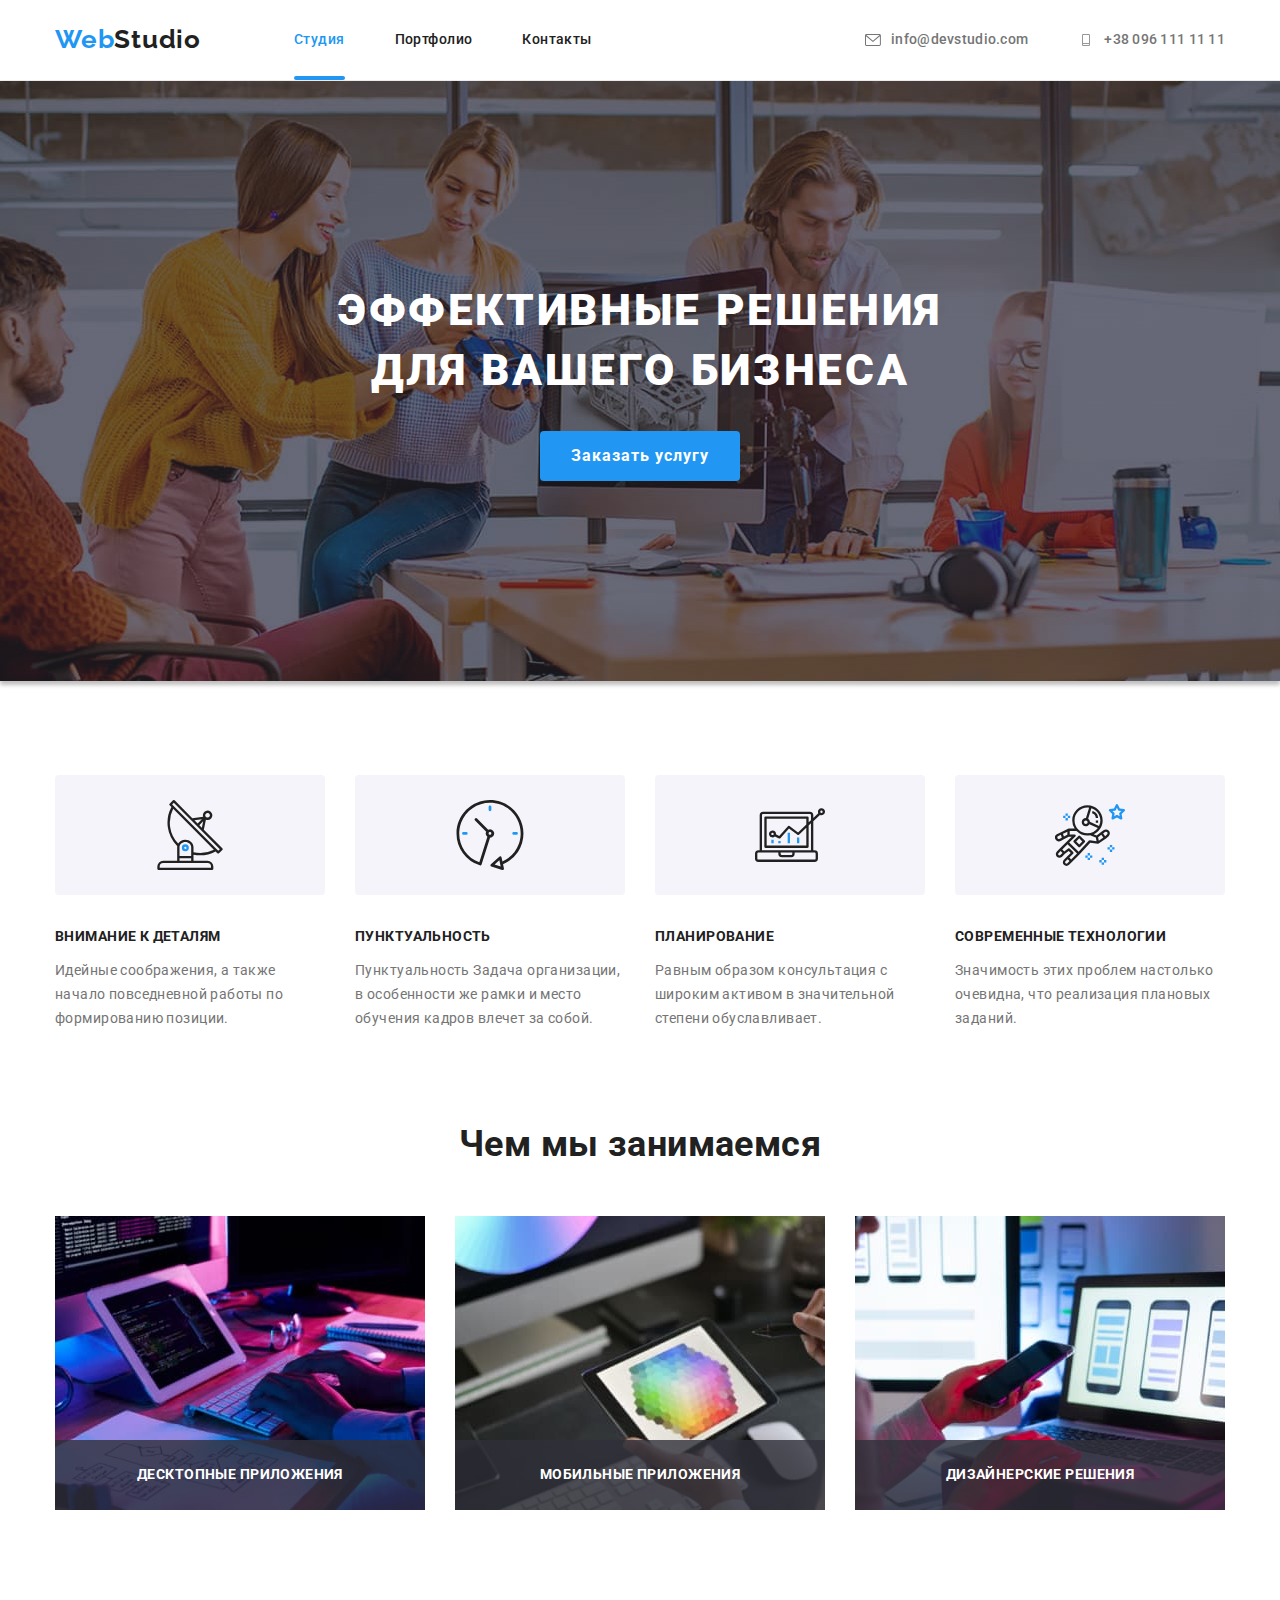
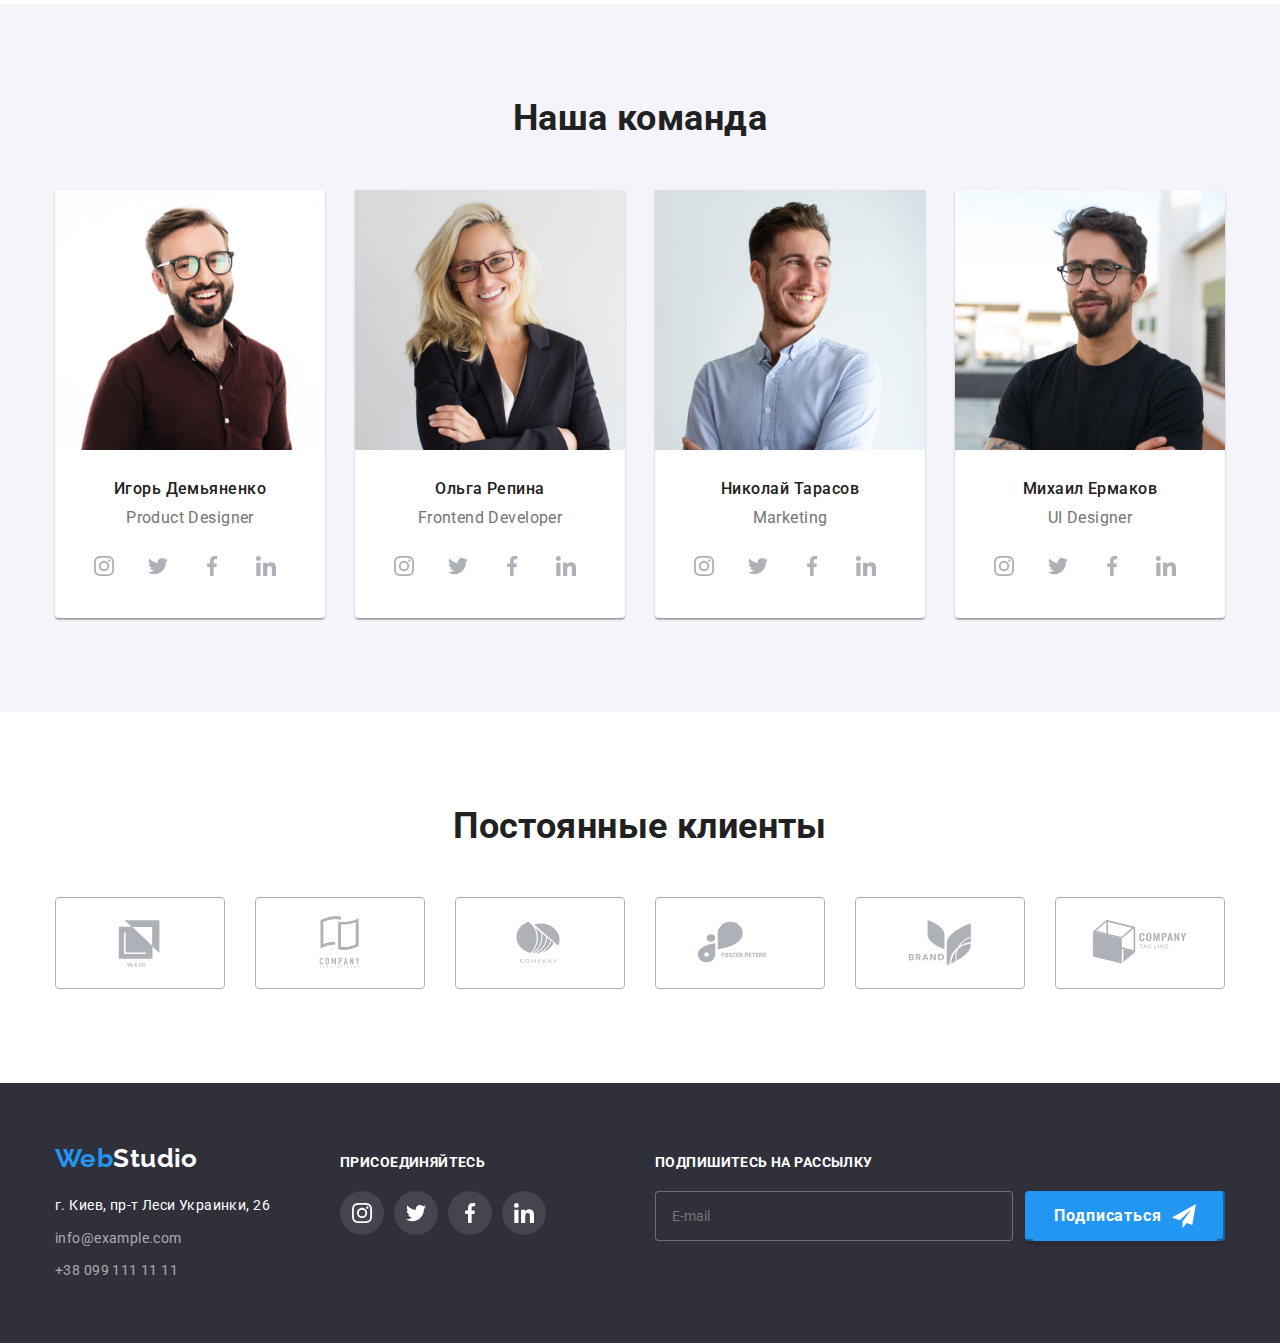
<file: index.html>
<!DOCTYPE html>
<html lang="ru">

<head>
    <meta charset="UTF-8" />
    <meta http-equiv="X-UA-Compatible" content="IE=edge" />
    <meta name="viewport" content="width=device-width, initial-scale=1.0" />
    <title>GOIT-MARKUP-HW-03</title>
    
    <!--Шрифти-->
    <link rel="preconnect" href="https://fonts.googleapis.com">
    <link rel="preconnect" href="https://fonts.gstatic.com" crossorigin>
    <link
        href="https://fonts.googleapis.com/css2?family=Raleway:wght@700&family=Roboto:wght@400;500;700;900&display=swap"
        rel="stylesheet">
        <!--normalize styles start-->
        <link rel="stylesheet" href="https://cdn.jsdelivr.net/npm/modern-normalize@1.1.0/modern-normalize.min.css">
        <!--normalize styles end-->
        <!--Animate.css start-->
        <link rel="stylesheet" href="https://cdnjs.cloudflare.com/ajax/libs/animate.css/4.1.1/animate.min.css" />
        <!--Animate.css end-->
        <!--Стили файла index.html-->
    <link rel="stylesheet" href="./CSS/styles.css">    
</head>

<body data-body>
    
    <header class="header">
            <div class="container top">
            <nav class="navilist">
                    <a class="logo" href="index.html"><span>Web</span>Studio</a>
                <ul class="list-a">
                    <li class="list">
                        <a class="current header-link" href="index.html">Студия</a>
                    </li>
                    <li class="list">
                        <a class="header-link" href="portfolio.html">Портфолио</a>
                    </li>
                    <li class="list">
                        <a class="header-link" href="contakt">Контакты</a>
                    </li>
                </ul>
        </nav> 
        <ul class="nav">
            <li class="list-contact list"><a class="contact-link" href="mailto:info@devstudio.com" aria-label="почта"><svg class="icon" width="16" height="12">
                <use xlink:href="./imeges/icons.svg#icon-emeill"></use>
            </svg>info@devstudio.com</a>
            </li>
            <li class="list-contact list"><a class="contact-link" href="tel:+380961111111" aria-label="телефон"><svg class="icon" width="16" height="12">
                <use xlink:href="./imeges/icons.svg#icon-phone" ></use></svg>+38 096 111 11 11</a>
            </li>
        </ul>
                
        </div>
    </header> 
        
        <main>
            <section class="header-block box overliay">
            <div class="container">
                <h1 class="block">
                Эффективные решения для вашего бизнеса
            </h1>
            <!-- <h1 class="block animate__animated animate__hinge"> 
                Эффективные решения для вашего бизнеса
            </h1> -->
            <button  class="header-button animate__animated animate__lightSpeedInRight" type="button" data-modal-open="">Заказать услугу</button>

<!--Modal window-->

    <div class="backdrop is-hidden" data-modal="">
    
    <div class="modal">
        <button class="modal-close-button" type="button" data-modal-close="">
            <svg class="icon-close" width="20" height="20">
                <use xlink:href="./imeges/icons.svg#icon-close"></use>
            </svg></button>

            <!-- Form -->

        <div class="form-modal">
        <strong class="strong"><span class="span-text">Оставьте свои данные, мы вам перезвоним</span></strong>
        <form name="modal-form">
            <div class="label-modal">
                <label class="coment" for="user-name"><span class="user-cont">Имя</span></label>
            <input id="user-name" class="input-form" type="text" 
            name="name"
            placeholder=" "
            required />
            <svg class="modal-icons" width="18" height="18">
                <use xlink:href="./imeges/icons.svg#icon-person-black"></use>
            </svg>
        
            </div>
        <div class="label-modal">
            <label class="coment" 
            for="user-phone">
            <span class="user-cont">Телефон</span>
        </label>
            <input id="user-phone" 
            class="input-form" 
            type="tel" 
            name="phone" 
            placeholder=" " 
            required />
            <svg class="modal-icons" width="18" height="18">
                <use xlink:href="./imeges/icons.svg#icon-phone-black"></use>
            </svg>
        
        </div>
        <div class="label-modal">
            <label class="coment"  for="user-email">
            <span class="user-cont">Почта</span></label>
            <input id="user-email" class="input-form" 
            type="text" 
            name="email" 
            placeholder=" " 
            required />
            <svg class="modal-icons" width="18" height="18">
                <use xlink:href="./imeges/icons.svg#icon-email-black"></use>
            </svg>
        
        </div>
        <div class="label-modal">
            <label class="coment" for="user-message">
            <span class="user-cont">Комментарий</span>
            <textarea id="user-message" class="textarea-box"  
            name="message" 
            cols="30" rows="10"
            placeholder="Введите текст">
        </textarea>
            </label>
        </div>
        
        </form>
        <label class="form-checkbox"  >
            <input class="visually-hidden form-checkbox-input" type="checkbox" name="user-agreement"  checked />
            <span class="form-checkbox-custom-checkbox">
            <svg class="form-checkbox-icon modal-icon" width="16" height="15" >
                    <use xlink:href="./imeges/icons.svg#icon-icon-check"></use>
                </svg>
                </span>
                <span class="form-checkbox-agreement text-up">Соглашаюсь с рассылкой и принимаю </span>
                <span class="form-checkbox-agreement span-text-up">Условия договора</span>
            </label>

        <button class="btn-form" type="submit" ><span class="span-btn">Отправить</span></button>

    
</div>
    </div>
</div>

            </div>
        </section> 
        
        <section class="section">
        <div class="container">
            <h2 hidden>Наши задачи</h2>
            <ul class="detali about-text">
                <li class="title-list">
                    <div class="feature">
                        <svg width="70" height="70">
                        <use xlink:href="./imeges/icons.svg#icon-antenna"></use>
                    </svg>
                    </div>
                    
                    <h3 class="about-title">Внимание к деталям</h3>
                    <p class="about-list">
                        Идейные соображения, а также начало повседневной работы по
                        формированию позиции.
                    </p>
                </li>
                <li class="title-list">
                    <div class="feature">
                        <svg width="70" height="70">
                        <use xlink:href="./imeges/icons.svg#icon-clock"></use>
                    </svg>
                    </div>
                    
                    <h3 class="about-title">Пунктуальность</h3>
                    <p class="about-list">
                        Пунктуальность Задача организации, в особенности же рамки и место
                        обучения кадров влечет за собой.
                    </p>
                </li>
                <li class="title-list">
                    <div class="feature">
                        <svg width="70" height="70">
                        <use xlink:href="./imeges/icons.svg#icon-diagram"></use>
                    </svg>
                    </div>
                    
                    <h3 class="about-title">Планирование</h3>
                    <p class="about-list">
                        Равным образом консультация с широким активом в значительной
                        степени обуславливает.
                    </p>
                </li>
                <li class="title-list">
                    <div class="feature">
                        <svg width="70" height="70">
                        <use xlink:href="./imeges/icons.svg#icon-astronaut"></use>
                    </svg>
                    </div>
                    
                    <h3 class="about-title">Современные технологии</h3>
                    <p class="about-list">
                        Значимость этих проблем настолько очевидна, что реализация
                        плановых заданий.
                    </p>
                </li>
            </ul>
        </div>
        </section>
        
        <section class="section innert">
            <div class="container">
            <h2 class="about">Чем мы занимаемся</h2>
            <ul class="about-a">
                <li class="about-a">
                    <a href="./imeges/img1.jpg"><img src="./imeges/img1.jpg" alt="клавиатура" width="370"
                            height="294" /></a>
                    <div class="label">
                        <p class="meta">Десктопные приложения</p>
                    </div>        
                </li>
                <li class="about-a">
                    <a href="./imeges/img2(1).jpg"><img src="./imeges/img2(1).jpg" alt="планшет" width="370"
                            height="294" /></a>
                        <div class="label">
                            <p class="meta">Мобильные приложения</p>
                        </div>
                </li>
                <li class="about-a">
                    <a href="./imeges/img3.jpg"><img src="./imeges/img3.jpg" alt="телефон" width="370"
                            height="294" /></a>
                        <div class="label">
                            <p class="meta">Дизайнерские решения</p>
                        </div>
                </li>
            </ul>
            </div>
        </section>
        
        <section class="section comanda">
            <div class="container">
                
                    <h2 class="about">Наша команда</h2>
                    <ul class="card">
                        <li class="team-itt">
                    <img src="./imeges/img4(1).jpg" alt="Игорь Демьяненко" width="270" height="260" />
                    <div class="team-cardi">
                        <h3 class="title">Игорь Демьяненко</h3>
                    <p class="title-title" lang="en">Product Designer</p>
                    <ul class="media">
                        <li class="media-list">
                            <a class="sicial-media-linc"
                    href="" 
                    target="_blank"
                    rel="noopener noreferrer"
                    aria-label="instagram"> 
                        <svg class="sicial-media-icon" width="20" height="20">
                            <use xlink:href="./imeges/icons.svg#icon-instagram"></use>
                        </svg>
                    </a>
                        </li>
                        <li class="media-list">
                    <a class="sicial-media-linc" 
                    href="" 
                    target="_blank" 
                    rel="noopener noreferrer" 
                    aria-label="twitter">
                        <svg class="sicial-media-icon" width="20" height="20">
                            <use xlink:href="./imeges/icons.svg#icon-twitter"></use>
                        </svg>
                    </a>
                        </li>
                        <li class="media-list">
                    <a class="sicial-media-linc" 
                    href="" 
                    target="_blank" 
                    rel="noopener noreferrer" 
                    aria-label="facebook">
                        <svg class="sicial-media-icon" width="20" height="20">
                            <use xlink:href="./imeges/icons.svg#icon-facebook"></use>
                        </svg>
                    </a>
                        </li>
                        <li class="media-list">
                    <a class="sicial-media-linc" 
                    href="" 
                    target="_blank" 
                    rel="noopener noreferrer" 
                    aria-label="linkedin">
                        <svg class="sicial-media-icon" width="20" height="20">
                            <use xlink:href="./imeges/icons.svg#icon-linkedin"></use>
                        </svg>
                    </a>
                        </li>
                    </ul>
                    </div>
                        </li>
                        <li class="team-itt">
                        <img src="./imeges/img5(1).jpg" alt="Ольга Репина" width="270" height="260" />    
                    <div class="team-cardi">
                    <h3 class="title">Ольга Репина</h3>
                    <p class="title-title" lang="en">Frontend Developer</p>
                    <ul class="media">
                        <li class="media-list">
                            <a class="sicial-media-linc" 
                            href="" 
                            target="_blank" 
                            rel="noopener noreferrer" 
                            aria-label="instagram">
                                <svg class="sicial-media-icon" width="20" height="20">
                                    <use xlink:href="./imeges/icons.svg#icon-instagram"></use>
                                </svg>
                            </a>
                        </li>
                        <li class="media-list">
                            <a class="sicial-media-linc" 
                            href="" 
                            target="_blank" 
                            rel="noopener noreferrer" 
                            aria-label="twitter">
                                <svg class="sicial-media-icon" width="20" height="20">
                                    <use xlink:href="./imeges/icons.svg#icon-twitter"></use>
                                </svg>
                            </a>
                        </li>
                        <li class="media-list">
                            <a class="sicial-media-linc" 
                            href="" 
                            target="_blank" 
                            rel="noopener noreferrer" 
                            aria-label="facebook">
                                <svg class="sicial-media-icon" width="20" height="20">
                                    <use xlink:href="./imeges/icons.svg#icon-facebook"></use>
                                </svg>
                            </a>
                        </li>
                        <li class="media-list">
                            <a class="sicial-media-linc" 
                            href="" 
                            target="_blank" 
                            rel="noopener noreferrer" 
                            aria-label="linkedin">
                                <svg class="sicial-media-icon" width="20" height="20">
                                    <use xlink:href="./imeges/icons.svg#icon-linkedin"></use>
                                </svg>
                            </a>
                        </li>
                    </ul>
                    </div>
                        </li>
                        <li class="team-itt">
                    <img src="./imeges/img6(1).jpg" alt="Николай Тарасов" width="270" height="260" />
                    <div class="team-cardi">
                        <h3 class="title">Николай Тарасов</h3>
                    <p class="title-title" lang="en">Marketing</p>
                    <ul class="media">
                        <li class="media-list">
                            <a class="sicial-media-linc" 
                            href="" 
                            target="_blank" 
                            rel="noopener noreferrer" 
                            aria-label="instagram">
                                <svg class="sicial-media-icon" width="20" height="20">
                                    <use xlink:href="./imeges/icons.svg#icon-instagram"></use>
                                </svg>
                            </a>
                        </li>
                        <li class="media-list">
                            <a class="sicial-media-linc" 
                            href="" 
                            target="_blank" 
                            rel="noopener noreferrer" 
                            aria-label="twitter">
                                <svg class="sicial-media-icon" width="20" height="20">
                                    <use xlink:href="./imeges/icons.svg#icon-twitter"></use>
                                </svg>
                            </a>
                        </li>
                        <li class="media-list">
                            <a class="sicial-media-linc" 
                            href="" 
                            target="_blank" 
                            rel="noopener noreferrer" 
                            aria-label="facebook">
                                <svg class="sicial-media-icon" width="20" height="20">
                                    <use xlink:href="./imeges/icons.svg#icon-facebook"></use>
                                </svg>
                            </a>
                        </li>
                        <li class="media-list">
                            <a class="sicial-media-linc" 
                            href="" 
                            target="_blank" 
                            rel="noopener noreferrer" 
                            aria-label="linkedin">
                                <svg class="sicial-media-icon" width="20" height="20">
                                    <use xlink:href="./imeges/icons.svg#icon-linkedin"></use>
                                </svg>
                            </a>
                        </li>
                    </ul>
                </div>
                        </li>
                        <li class="team-itt">
                    <img src="./imeges/img7(1).jpg" alt="Михаил Ермаков" width="270" height="260" />
                    <div class="team-cardi">
                        <h3 class="title">Михаил Ермаков</h3>
                    <p class="title-title" lang="en">UI Designer</p>
                    <ul class="media">
                        <li class="media-list">
                            <a class="sicial-media-linc" href="" target="_blank" rel="noopener noreferrer" aria-label="instagram">
                                <svg class="sicial-media-icon" width="20" height="20">
                                    <use xlink:href="./imeges/icons.svg#icon-instagram"></use>
                                </svg>
                            </a>
                        </li>
                        <li class="media-list">
                            <a class="sicial-media-linc" href="" target="_blank" rel="noopener noreferrer" aria-label="twitter">
                                <svg class="sicial-media-icon" width="20" height="20">
                                    <use xlink:href="./imeges/icons.svg#icon-twitter"></use>
                                </svg>
                            </a>
                        </li>
                        <li class="media-list">
                            <a class="sicial-media-linc" href="" target="_blank" rel="noopener noreferrer" aria-label="facebook">
                                <svg class="sicial-media-icon" width="20" height="20">
                                    <use xlink:href="./imeges/icons.svg#icon-facebook"></use>
                                </svg>
                            </a>
                        </li>
                        <li class="media-list">
                            <a class="sicial-media-linc" href="" target="_blank" rel="noopener noreferrer" aria-label="linkedin">
                                <svg class="sicial-media-icon" width="20" height="20">
                                    <use xlink:href="./imeges/icons.svg#icon-linkedin"></use>
                                </svg>
                            </a>
                        </li>
                    </ul>
                </div>
                        </li>
                    </ul>
                
            </div>
            
        </section>
        <section class="section">
            <div class="container">
                <h2 class="about">Постоянные клиенты</h2>
                <ul class="client-items">
                    <li class="client">
                            <a class="client-list" href="#"
                    
                    aria-label="logo">
                    <svg class="client-icon" width="106" height="60">
                        <use xlink:href="./imeges/icons.svg#icon-logo"></use>
                    </svg>
                </a>
                    </li>
                    <li class="client">
                        <a class="client-list" href="#"
                    
                    aria-label="logo-1">
                    <svg class="client-icon" width="106" height="60">
                        <use xlink:href="./imeges/icons.svg#icon-logo-1"></use>
                        </svg>
                    </a>
                    </li>
                    <li class="client">
                    <a class="client-list" href="#" 
                        
                        aria-label="logo-2">
                            <svg class="client-icon" width="106" height="60">
                                <use xlink:href="./imeges/icons.svg#icon-logo-2"></use>
                            </svg>
                        </a>
                    </li>
                    <li class="client">
                        <a class="client-list" href="#" 
                        
                        aria-label="logo-3">
                            <svg class="client-icon" width="106" height="60">
                                <use xlink:href="./imeges/icons.svg#icon-logo-3"></use>
                            </svg>
                        </a>
                    </li>
                    <li class="client">
                        <a class="client-list" href="#" 
                        
                        aria-label="logo-4">
                            <svg class="client-icon" width="106" height="60">
                                <use xlink:href="./imeges/icons.svg#icon-logo-4"></use>
                            </svg>
                        </a>
                    </li>
                    <li class="client">
                        <a class="client-list" href="#" 
                        
                        aria-label="logo-5">
                            <svg class="client-icon" width="106" height="60">
                                <use xlink:href="./imeges/icons.svg#icon-logo-5"></use>
                            </svg>
                        </a>
                    </li>
                </ul>
            </div>
            
        </section>
    </main>
    <!--Секция Footer-->
    <footer class="footer">
        <div class="container line">
            <div class="fot">
                <a class="footer-logo" href="index.html"><span>Web</span>Studio</a>
        
        <address class="foott">
            <ul>
                <li class="addres"><a class="footer-addres foot" href="https://goo.gl/maps/piqngm7oDQpEDh6u6" target="_blank"
                        rel="noopener nofollow noreferrer">г. Киев, пр-т Леси Украинки, 26</a></li>
                <li class="addres">
                    <a class="contakt-link foot" href="mailto:info@example.com">info@example.com</a>
                </li>
                <li class="addres">
                    <a class="contakt-link foot" href="tel:+380991111111">+38 099 111 11 11</a>
                </li>
            </ul>
        </address>
            </div>
            <div class="fotter">
                <strong class="footer-media">присоединяйтесь</strong>
        <ul class="media">
            <li class="media-list">
                <a class="footer-sicial" href="" target="_blank" rel="noopener noreferrer" aria-label="instagram">
                    <svg class="footer-media-icon" width="20" height="20">
                        <use xlink:href="./imeges/icons.svg#icon-instagram"></use>
                    </svg>
                </a>
            </li>
            <li class="media-list">
                <a class="footer-sicial" href="" target="_blank" rel="noopener noreferrer" aria-label="twitter">
                    <svg class="footer-media-icon" width="20" height="20">
                        <use xlink:href="./imeges/icons.svg#icon-twitter"></use>
                    </svg>
                </a>
            </li>
            <li class="media-list">
                <a class="footer-sicial" href="" target="_blank" rel="noopener noreferrer" aria-label="facebook">
                    <svg class="footer-media-icon" width="20" height="20">
                        <use xlink:href="./imeges/icons.svg#icon-facebook"></use>
                    </svg>
                </a>
            </li>
            <li class="media-list">
                <a class="footer-sicial" href="" target="_blank" rel="noopener noreferrer" aria-label="linkedin">
                    <svg class="footer-media-icon" width="20" height="20">
                        <use xlink:href="./imeges/icons.svg#icon-linkedin"></use>
                    </svg>
                </a>
            </li>
        </ul>
            </div>
        <div class="e-mail-input">
        <form>
            <strong>
            <span class="span">Подпишитесь на рассылку</span> 
        </strong>
        <div class="bg">
            <label for="e-meill">
                <input class="input-footer" 
                type="text" 
                id="e-meill"
                name="email" 
                placeholder="E-mail">
            </label>
        
        <button class="fot-btn" type="submit">
            <span class="span-btn">Подписаться
            <svg class="fot-icon" width="24" height="24">
            <use xlink:href="./imeges/icons.svg#icon-icon-send"></use>
        </svg></span>
        </button>
    </div>

        </form>
        </div>
        </div>
    </footer>
    <script src="./js/modal.js"></script>
</body>

</html>
</file>
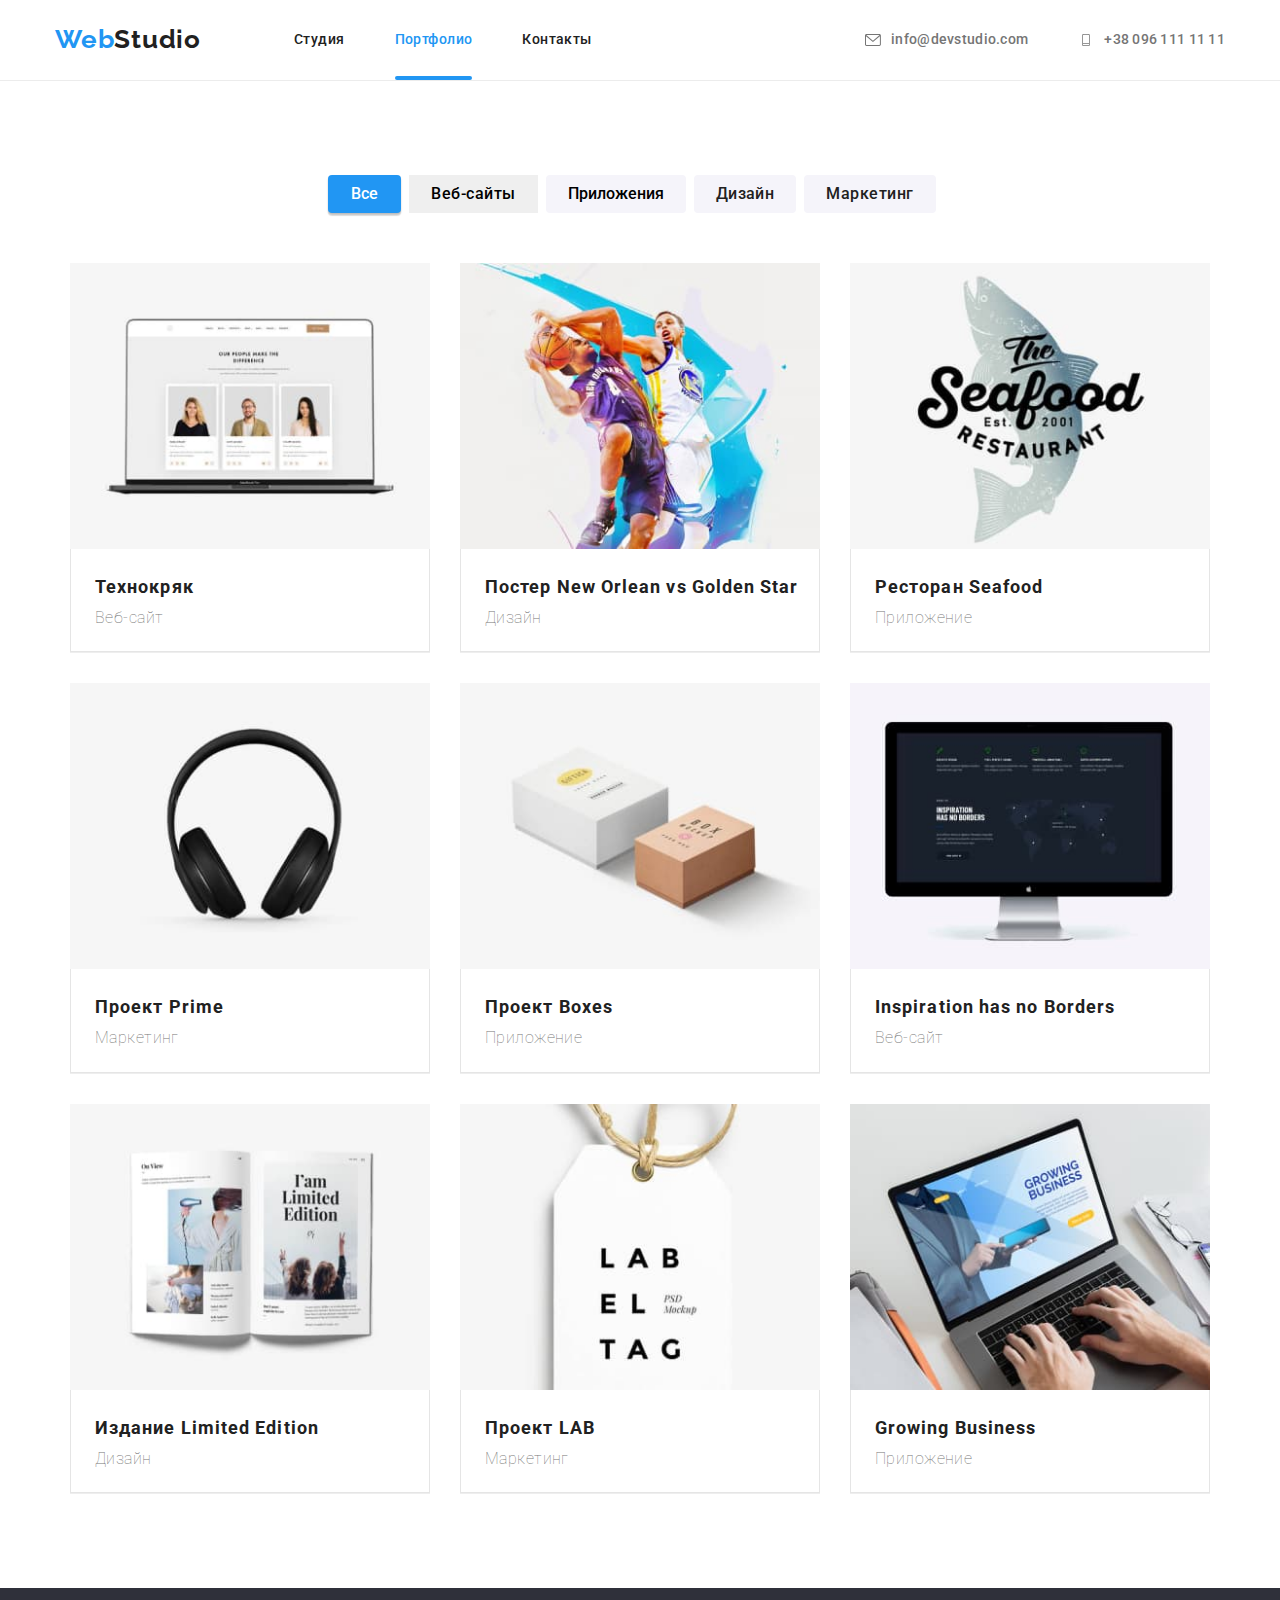
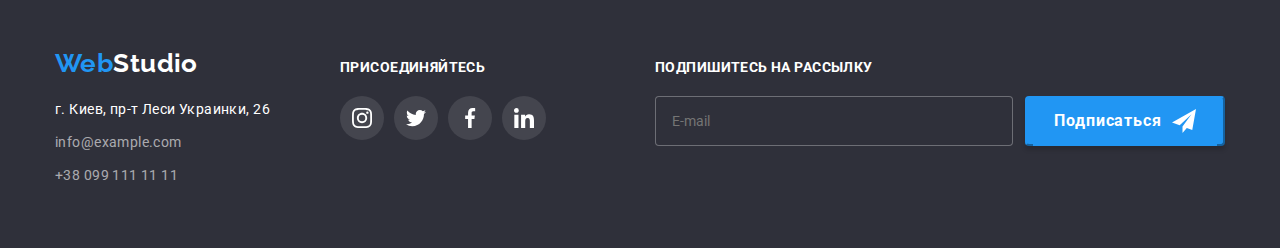
<file: portfolio.html>
<!DOCTYPE html>
<html lang="ru">

<head>
    <meta charset="UTF-8">
    <meta http-equiv="X-UA-Compatible" content="IE=edge">
    <meta name="viewport" content="width=device-width, initial-scale=1.0">
    <title>GOIT-MARKUP-HW-03</title>
    <!--Шрифти-->
    <link rel="preconnect" href="https://fonts.googleapis.com">
    <link rel="preconnect" href="https://fonts.gstatic.com" crossorigin>
    <link href="https://fonts.googleapis.com/css2?family=Raleway:wght@700&family=Roboto:wght@400;500;700;900&display=swap"
        rel="stylesheet">
    <!--normalize styles start-->
    <link rel="stylesheet" href="https://cdn.jsdelivr.net/npm/modern-normalize@1.1.0/modern-normalize.min.css">
    <!--normalize styles end-->
    <!--Стили файла index.html-->
    <link rel="stylesheet" href="./CSS/styles.css">

</head>

<body>
    <header class="header">
        <div class="container top">
            <nav class="navilist">
                <a class="logo" href="index.html"><span>Web</span>Studio</a>
                <ul class="list-a">
                    <li class="list"><a class="header-link" href="index.html">Студия</a></li>
                    <li class="list"><a class="current header-link" href="portfolio.html">Портфолио</a></li>
                    <li class="list"><a class="header-link" href="contakt">Контакты</a></li>
                </ul>
            </nav>
            <ul class="nav">
                <li class="list-contact list"><a class="contact-link" href="mailto:info@devstudio.com"><svg class="icon"
                            width="16" height="12">
                            <use xlink:href="./imeges/icons.svg#icon-emeill"></use>
                        </svg>info@devstudio.com</a>
                </li>
                <li class="list-contact list"><a class="contact-link" href="tel:+380961111111"><svg class="icon" width="16"
                            height="12">
                            <use xlink:href="./imeges/icons.svg#icon-phone"></use>
                        </svg>+38 096 111 11 11</a>
                </li>
            </ul>
    
        </div>
    </header>
    <main>
        <section class="section">
            <div class="container">
            <h1 class="portfolio-list" hidden>Портфолио</h1>
            <ul class="group">
                <li>
                    <button class="portfolio-button text" type="button">Все</button>
                </li>
                <li>
                    <button class="button-list" type="button">Веб-сайты</button>
                </li>
                <li>
                    <button class="button-list-a" type="button">Приложения</button>
                </li>
                <li>
                    <button class="button-list-b" type="button">Дизайн</button>
                </li>
                <li>
                    <button class="button-list-c" type="button">Маркетинг</button>
                </li>
            </ul>

        <ul class="portfolio-projekt card-set">
                <li class="team-it card-set-items">
                    <a class="picture" href="">
                        <div class="thumb">
                            <img class="imeges" src="./imeges/imeges1/proekt1.jpg" alt="Екран ноутбука" width="370" height="294">
                    <div class="portfolio-overlay">
                        <p class="portfolio-desc">Ресурс предлагает комплексные предложения с разным уровнем функционала и сервисов. Все это позволит посетителю получить
                        исчерпывающие сведения о компании или частном лице.</p>
                        </div>
                        
                    
                    </div>
                        <div class="team-card">
                        <h2 class="portfolio-title">Технокряк</h2>
                        <p class="teksting">Веб-сайт</p>
                    </div>
                    </a>
                </li>
                <li class="team-it card-set-items">
                    <a class="picture" href="">
                        <div class="thumb">
                            <img class="imeges" src="./imeges/imeges1/proekt2.jpg" alt="Игра в мяч" width="370" height="294">
                        <div class="portfolio-overlay">
                            <p class="portfolio-desc">Ресурс предлагает комплексные предложения с разным уровнем функционала и сервисов. Все это
                                позволит посетителю получить
                                исчерпывающие сведения о компании или частном лице.</p>
                        
                        </div>
                        </div>
                        
                    <div class="team-card">
                        <h2 class="portfolio-title" lang="en">Постер New Orlean vs Golden Star</h2>
                        <p class="teksting">Дизайн</p>
                    </div>
                    </a>
                </li>
                <li class="team-it card-set-items">
                    <a class="picture" href="">
                        <div class="thumb">
                            <img class="imeges" src="./imeges/imeges1/proekt3.jpg" alt="Реклама" width="370" height="294">
                        <div class="portfolio-overlay">
                            <p class="portfolio-desc">Ресурс предлагает комплексные предложения с разным уровнем функционала и сервисов. Все это
                                позволит посетителю получить
                                исчерпывающие сведения о компании или частном лице.</p>
                        </div>
                        
                        
                        </div>
                    <div class="team-card">
                        <h2 class="portfolio-title" lang="en">Ресторан Seafood</h2>
                        <p class="teksting">Приложение</p>
                    </div>
                    </a>
                </li>
                <li class="team-it card-set-items">
                    <a class="picture" href="">
                        <div class="thumb">
                            <img class="imeges" src="./imeges/imeges1/proekt4.jpg" alt="Наушники" width="370" height="294">
                        <div class="portfolio-overlay">
                            <p class="portfolio-desc">Ресурс предлагает комплексные предложения с разным уровнем функционала и сервисов. Все это
                                позволит посетителю получить
                                исчерпывающие сведения о компании или частном лице.</p>
                        
                        </div>
                        </div>
                        
                    <div class="team-card">
                        <h2 class="portfolio-title" lang="en">Проект Prime</h2>
                        <p class="teksting">Маркетинг</p>
                    </div>
                    </a>
                </li>
                <li class="team-it card-set-items">
                    <a class="picture" href="">
                        <div class="thumb">
                        <img class="imeges" src="./imeges/imeges1/proekt5.jpg" alt="Коробки" width="370" height="294">
                        <div class="portfolio-overlay">
                            <p class="portfolio-desc">Ресурс предлагает комплексные предложения с разным уровнем функционала и сервисов. Все это
                                позволит посетителю получить
                                исчерпывающие сведения о компании или частном лице.</p>
                        
                        </div>
                        </div>
                        
                    <div class="team-card">
                        <h2 class="portfolio-title" lang="en">Проект Boxes</h2>
                        <p class="teksting">Приложение</p>
                    </div>
                    </a>
                </li>
                <li class="team-it card-set-items">
                    <a class="picture" href="">
                        <div class="thumb">
                            <img class="imeges" src="./imeges/imeges1/proekt6.jpg" alt="Монитор" width="370" height="294">
                        <div class="portfolio-overlay">
                            <p class="portfolio-desc">Ресурс предлагает комплексные предложения с разным уровнем функционала и сервисов. Все это
                                позволит посетителю получить
                                исчерпывающие сведения о компании или частном лице.</p>
                        
                        </div>
                        </div>
                        
                    <div class="team-card">
                        <h2 class="portfolio-title" lang="en">Inspiration has no Borders</h2>
                        <p class="teksting">Веб-сайт</p>
                    </div>
                    </a>
                </li>
                <li class="team-it card-set-items">
                    <a class="picture" href="">
                        <div class="thumb">
                            <img class="imeges" src="./imeges/imeges1/proekt7.jpg" alt="Книга" width="370" height="294">
                        <div class="portfolio-overlay">
                            <p class="portfolio-desc">Ресурс предлагает комплексные предложения с разным уровнем функционала и сервисов. Все это
                                позволит посетителю получить
                                исчерпывающие сведения о компании или частном лице.</p>
                        
                        </div>
                        </div>
                        
                    <div class="team-card">
                        <h2 class="portfolio-title" lang="en">Издание Limited Edition</h2>
                        <p class="teksting">Дизайн</p>
                    </div>
                    </a>
                </li>
                <li class="team-it card-set-items">
                    <a class="picture" href="">
                        <div class="thumb">
                            <img class="imeges" src="./imeges/imeges1/proekt8.jpg" alt="Бирка" width="370" height="294">
                        <div class="portfolio-overlay">
                            <p class="portfolio-desc">Ресурс предлагает комплексные предложения с разным уровнем функционала и сервисов. Все это
                                позволит посетителю получить
                                исчерпывающие сведения о компании или частном лице.</p>
                        
                        </div>
                        </div>
                        
                    <div class="team-card">
                        <h2 class="portfolio-title" lang="en">Проект LAB</h2>
                        <p class="teksting">Маркетинг</p>
                    </div>
                    </a>
                </li>
                <li class="team-it card-set-items">
                    <a class="picture" href="">
                        <div class="thumb">
                            <img class="imeges" src="./imeges/imeges1/proekt9.jpg" alt="Ноутбук" width="370" height="294">
                        <div class="portfolio-overlay">
                            <p class="portfolio-desc">Ресурс предлагает комплексные предложения с разным уровнем функционала и сервисов. Все это
                                позволит посетителю получить
                                исчерпывающие сведения о компании или частном лице.</p>
                        
                        </div>
                        </div>
                        
                    <div class="team-card">
                        <h2 class="portfolio-title" lang="en">Growing Business</h2>
                        <p class="teksting">Приложение</p>
                    </div>
                    </a>
                </li>
            </ul>
        </div>
        </section>
        
    </main>
    <!--Секция Footer-->
    <footer class="footer">
        <div class="container line">
            <div class="fot">
                <a class="footer-logo" href="index.html"><span>Web</span>Studio</a>
    
                <address class="foott">
                    <ul>
                        <li class="addres"><a class="footer-addres foot" href="https://goo.gl/maps/piqngm7oDQpEDh6u6"
                                target="_blank" rel="noopener nofollow noreferrer">г. Киев, пр-т Леси Украинки, 26</a></li>
                        <li class="addres">
                            <a class="contakt-link foot" href="mailto:info@example.com">info@example.com</a>
                        </li>
                        <li class="addres">
                            <a class="contakt-link foot" href="tel:+380991111111">+38 099 111 11 11</a>
                        </li>
                    </ul>
                </address>
            </div>
            <div class="fotter">
                <strong class="footer-media">присоединяйтесь</strong>
                <ul class="media">
                    <li class="media-list">
                        <a class="footer-sicial" href="" target="_blank" rel="noopener noreferrer" aria-label="instagram">
                            <svg class="footer-media-icon" width="20" height="20">
                                <use xlink:href="./imeges/icons.svg#icon-instagram"></use>
                            </svg>
                        </a>
                    </li>
                    <li class="media-list">
                        <a class="footer-sicial" href="" target="_blank" rel="noopener noreferrer" aria-label="twitter">
                            <svg class="footer-media-icon" width="20" height="20">
                                <use xlink:href="./imeges/icons.svg#icon-twitter"></use>
                            </svg>
                        </a>
                    </li>
                    <li class="media-list">
                        <a class="footer-sicial" href="" target="_blank" rel="noopener noreferrer" aria-label="facebook">
                            <svg class="footer-media-icon" width="20" height="20">
                                <use xlink:href="./imeges/icons.svg#icon-facebook"></use>
                            </svg>
                        </a>
                    </li>
                    <li class="media-list">
                        <a class="footer-sicial" href="" target="_blank" rel="noopener noreferrer" aria-label="linkedin">
                            <svg class="footer-media-icon" width="20" height="20">
                                <use xlink:href="./imeges/icons.svg#icon-linkedin"></use>
                            </svg>
                        </a>
                    </li>
                </ul>
            </div>
            <div class="e-mail-input">
                <form>
                    <strong>
                        <span class="span">Подпишитесь на рассылку</span>
                    </strong>
                    <div class="bg">
                        <label for="e-meill"><input class="input-footer" type="text" id="e-meill" name="email"
                                placeholder="E-mail"></label>
    
                        <button class="fot-btn" type="submit"><span class="span-btn">Подписаться
                            <svg class="fot-icon"
                                width="24" height="24">
                                <use xlink:href="./imeges/icons.svg#icon-icon-send"></use>
                            </svg></span>
                        </button>
                    </div>
    
                </form>
            </div>
        </div>
    </footer>
</body>

</html>
</file>
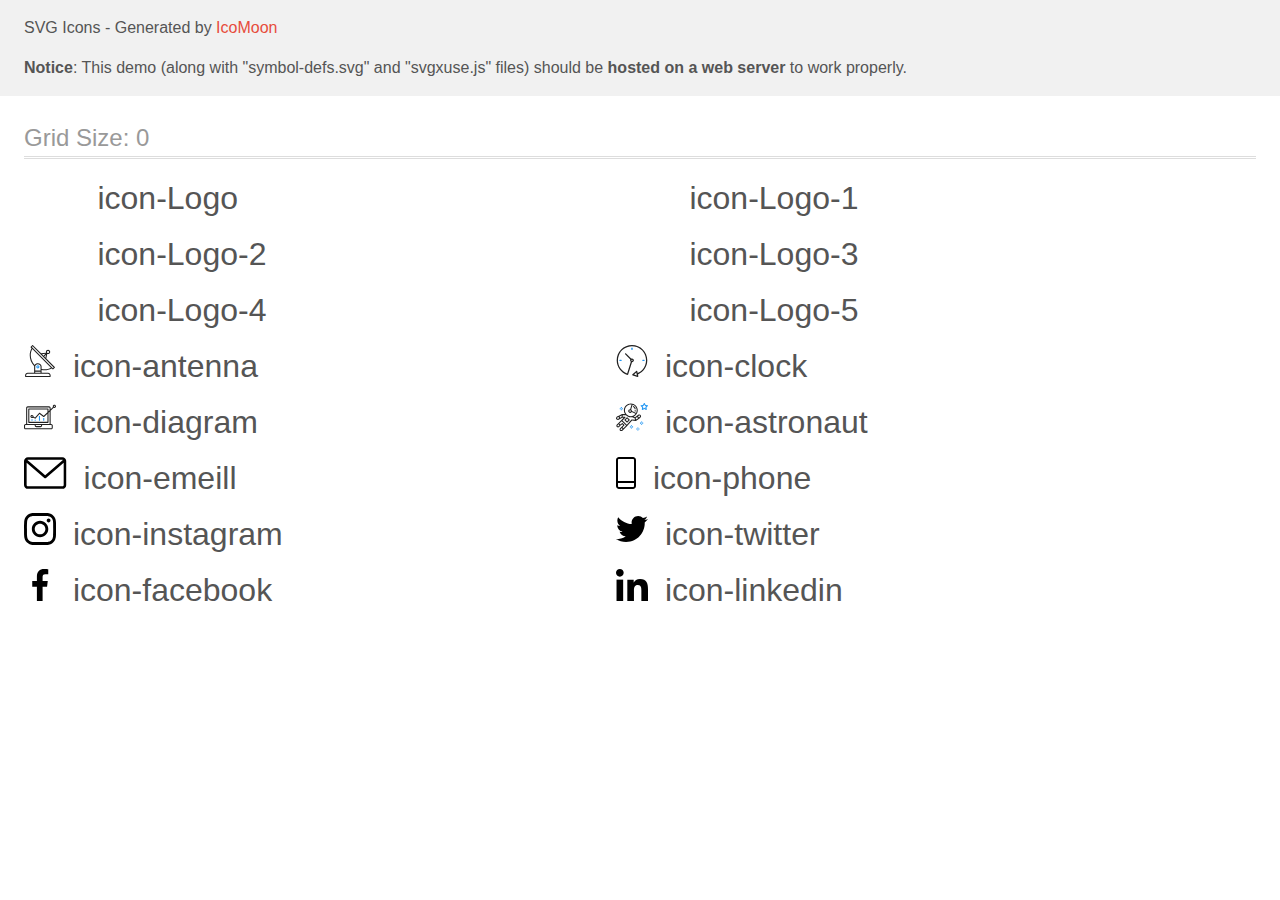
<file: imeges/icomoon/demo-external-svg.html>
<!doctype html>
<html>
<head>
    <title>IcoMoon - SVG Icons</title>
    <meta charset="utf-8">
    <meta name="viewport" content="width=device-width, initial-scale=1">
    <link rel="stylesheet" href="demo-files/demo.css">
    <link rel="stylesheet" href="style.css">
</head>
<body>
<header class="bgc1 clearfix">
<div class="mhl">
    <p>SVG Icons - Generated by <a href="https://icomoon.io/app">IcoMoon</a></p><p><strong>Notice</strong>: This demo (along with "symbol-defs.svg" and "svgxuse.js" files) should be <b>hosted on a web server</b> to work properly.</p>
</div>
</header>
    <div class="clearfix mhl ptl">
        <h1 class="mvm mtn fgc1">Grid Size: 0</h1>
        <div class="glyph fs1">
            <div class="clearfix pbs">
                <svg class="icon icon-Logo"><use xlink:href="symbol-defs.svg#icon-Logo"></use></svg><span class="name"> icon-Logo</span>
            </div>
        </div>
        <div class="glyph fs1">
            <div class="clearfix pbs">
                <svg class="icon icon-Logo-1"><use xlink:href="symbol-defs.svg#icon-Logo-1"></use></svg><span class="name"> icon-Logo-1</span>
            </div>
        </div>
        <div class="glyph fs1">
            <div class="clearfix pbs">
                <svg class="icon icon-Logo-2"><use xlink:href="symbol-defs.svg#icon-Logo-2"></use></svg><span class="name"> icon-Logo-2</span>
            </div>
        </div>
        <div class="glyph fs1">
            <div class="clearfix pbs">
                <svg class="icon icon-Logo-3"><use xlink:href="symbol-defs.svg#icon-Logo-3"></use></svg><span class="name"> icon-Logo-3</span>
            </div>
        </div>
        <div class="glyph fs1">
            <div class="clearfix pbs">
                <svg class="icon icon-Logo-4"><use xlink:href="symbol-defs.svg#icon-Logo-4"></use></svg><span class="name"> icon-Logo-4</span>
            </div>
        </div>
        <div class="glyph fs1">
            <div class="clearfix pbs">
                <svg class="icon icon-Logo-5"><use xlink:href="symbol-defs.svg#icon-Logo-5"></use></svg><span class="name"> icon-Logo-5</span>
            </div>
        </div>
        <div class="glyph fs1">
            <div class="clearfix pbs">
                <svg class="icon icon-antenna"><use xlink:href="symbol-defs.svg#icon-antenna"></use></svg><span class="name"> icon-antenna</span>
            </div>
        </div>
        <div class="glyph fs1">
            <div class="clearfix pbs">
                <svg class="icon icon-clock"><use xlink:href="symbol-defs.svg#icon-clock"></use></svg><span class="name"> icon-clock</span>
            </div>
        </div>
        <div class="glyph fs1">
            <div class="clearfix pbs">
                <svg class="icon icon-diagram"><use xlink:href="symbol-defs.svg#icon-diagram"></use></svg><span class="name"> icon-diagram</span>
            </div>
        </div>
        <div class="glyph fs1">
            <div class="clearfix pbs">
                <svg class="icon icon-astronaut"><use xlink:href="symbol-defs.svg#icon-astronaut"></use></svg><span class="name"> icon-astronaut</span>
            </div>
        </div>
        <div class="glyph fs1">
            <div class="clearfix pbs">
                <svg class="icon icon-emeill"><use xlink:href="symbol-defs.svg#icon-emeill"></use></svg><span class="name"> icon-emeill</span>
            </div>
        </div>
        <div class="glyph fs1">
            <div class="clearfix pbs">
                <svg class="icon icon-phone"><use xlink:href="symbol-defs.svg#icon-phone"></use></svg><span class="name"> icon-phone</span>
            </div>
        </div>
        <div class="glyph fs1">
            <div class="clearfix pbs">
                <svg class="icon icon-instagram"><use xlink:href="symbol-defs.svg#icon-instagram"></use></svg><span class="name"> icon-instagram</span>
            </div>
        </div>
        <div class="glyph fs1">
            <div class="clearfix pbs">
                <svg class="icon icon-twitter"><use xlink:href="symbol-defs.svg#icon-twitter"></use></svg><span class="name"> icon-twitter</span>
            </div>
        </div>
        <div class="glyph fs1">
            <div class="clearfix pbs">
                <svg class="icon icon-facebook"><use xlink:href="symbol-defs.svg#icon-facebook"></use></svg><span class="name"> icon-facebook</span>
            </div>
        </div>
        <div class="glyph fs1">
            <div class="clearfix pbs">
                <svg class="icon icon-linkedin"><use xlink:href="symbol-defs.svg#icon-linkedin"></use></svg><span class="name"> icon-linkedin</span>
            </div>
        </div>
  </div>
<script defer src="svgxuse.js"></script>
</body>
</html>
</file>
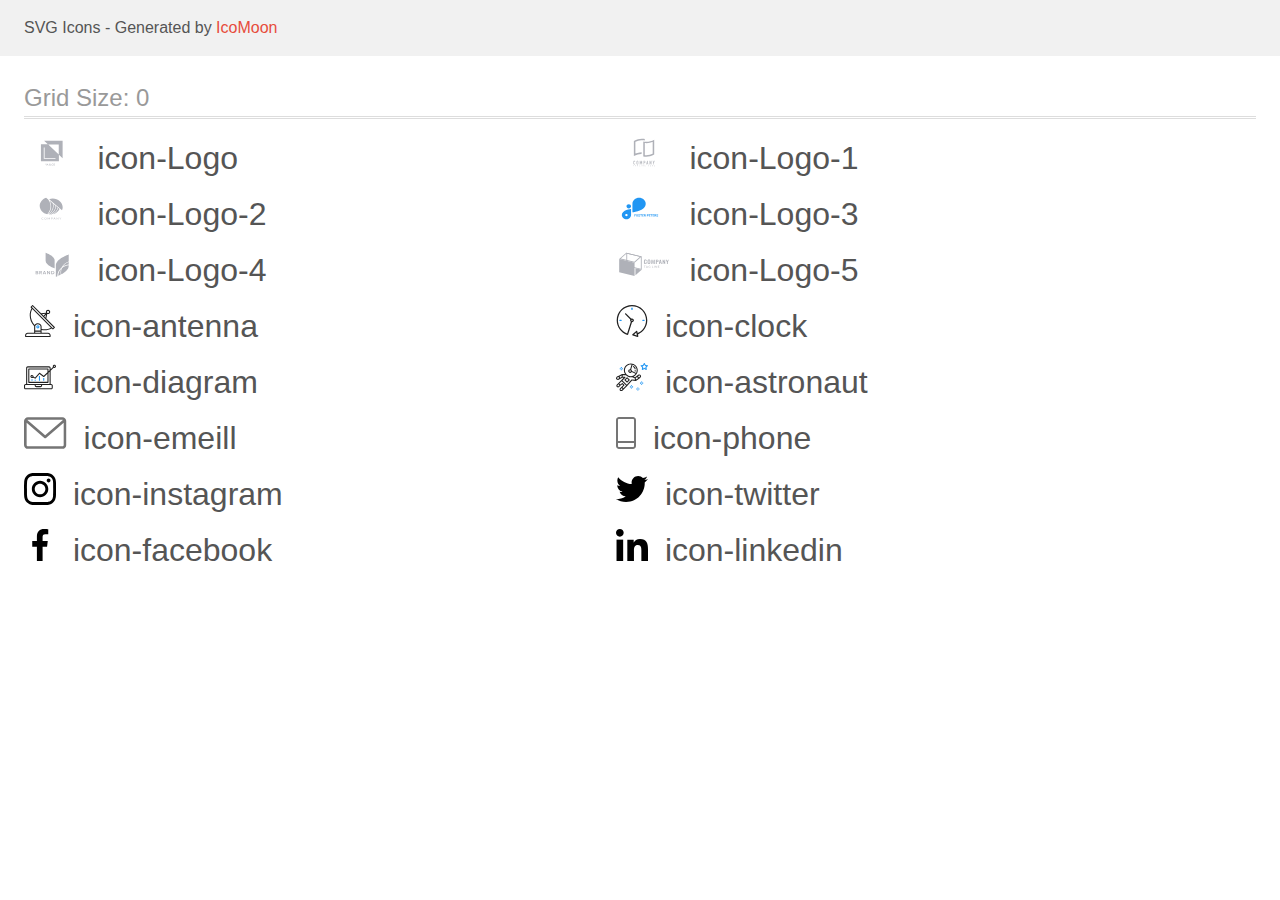
<file: imeges/icomoon/demo.html>
<!doctype html>
<html>
<head>
    <title>IcoMoon - SVG Icons</title>
    <meta charset="utf-8">
    <meta name="viewport" content="width=device-width, initial-scale=1">
    <link rel="stylesheet" href="demo-files/demo.css">
    <link rel="stylesheet" href="style.css">
</head>
<body>
<svg aria-hidden="true" style="position: absolute; width: 0; height: 0; overflow: hidden;" version="1.1" xmlns="http://www.w3.org/2000/svg" xmlns:xlink="http://www.w3.org/1999/xlink">
<defs>
<symbol id="icon-Logo" viewBox="0 0 57 32">
<path fill="#afb1b8" style="fill: var(--color1, #afb1b8)" d="M20.267 3.733l3.738 3.538-6.938-0.004v17.166h18.133v-6.564l3.733 3.534v-17.671h-18.667zM35.036 17.455l-10.597-10.032h10.597v10.032zM31.746 21.923h-11.81v-11.545h0.835v10.764h10.975v0.782zM22.725 26.72l-0.436 0.898-0.436-0.898h-0.366l0.637 1.198v0.698h0.331v-0.698l0.635-1.198h-0.365zM23.273 28.615l0.154-0.441h0.734l0.155 0.441h0.344l-0.717-1.896h-0.296l-0.716 1.896h0.342zM23.794 27.122l0.275 0.786h-0.549l0.275-0.786zM25.531 27.863c-0.048 0.073-0.072 0.153-0.072 0.241 0 0.16 0.056 0.29 0.168 0.389s0.263 0.148 0.451 0.148 0.349-0.051 0.484-0.152l0.107 0.126h0.367l-0.279-0.329c0.109-0.149 0.164-0.341 0.164-0.574h-0.275c0 0.128-0.026 0.243-0.079 0.348l-0.366-0.432 0.129-0.094c0.091-0.066 0.157-0.132 0.197-0.198s0.060-0.14 0.060-0.219c0-0.12-0.044-0.22-0.133-0.301s-0.201-0.122-0.339-0.122c-0.153 0-0.274 0.043-0.365 0.13s-0.135 0.203-0.135 0.352c0 0.061 0.014 0.124 0.043 0.189s0.081 0.144 0.155 0.237c-0.141 0.101-0.235 0.188-0.283 0.262zM26.386 28.282c-0.093 0.071-0.193 0.107-0.299 0.107-0.095 0-0.17-0.027-0.227-0.082s-0.085-0.126-0.085-0.214c0-0.102 0.052-0.192 0.156-0.271l0.040-0.029 0.414 0.488zM26.046 27.442c-0.089-0.11-0.134-0.202-0.134-0.275 0-0.063 0.018-0.116 0.055-0.158s0.085-0.063 0.147-0.063c0.057 0 0.105 0.018 0.142 0.053s0.056 0.077 0.056 0.126c0 0.075-0.027 0.136-0.081 0.184l-0.040 0.033-0.145 0.099zM29.132 28.472c0.13-0.114 0.205-0.272 0.224-0.474h-0.328c-0.017 0.135-0.059 0.232-0.124 0.29s-0.162 0.087-0.292 0.087c-0.142 0-0.249-0.054-0.323-0.161s-0.109-0.264-0.109-0.469v-0.168c0.002-0.202 0.041-0.355 0.117-0.46s0.188-0.158 0.331-0.158c0.123 0 0.217 0.030 0.28 0.091s0.104 0.158 0.12 0.294h0.328c-0.021-0.207-0.095-0.368-0.223-0.482s-0.296-0.171-0.505-0.171c-0.155 0-0.293 0.037-0.411 0.111s-0.209 0.179-0.272 0.315c-0.063 0.136-0.095 0.294-0.095 0.473v0.177c0.003 0.174 0.035 0.328 0.098 0.46s0.151 0.234 0.266 0.306c0.115 0.071 0.249 0.107 0.4 0.107 0.216 0 0.389-0.056 0.52-0.169zM31.068 28.206c0.064-0.141 0.096-0.304 0.096-0.49v-0.105c-0.001-0.185-0.034-0.347-0.099-0.486s-0.158-0.247-0.277-0.32c-0.119-0.075-0.256-0.112-0.41-0.112s-0.292 0.038-0.411 0.113c-0.119 0.075-0.211 0.183-0.277 0.324s-0.098 0.305-0.098 0.49v0.107c0.001 0.181 0.034 0.342 0.099 0.48s0.159 0.246 0.279 0.322c0.121 0.075 0.258 0.112 0.411 0.112 0.155 0 0.293-0.037 0.411-0.112s0.212-0.183 0.276-0.323zM30.716 27.135c0.080 0.112 0.12 0.273 0.12 0.483v0.099c0 0.214-0.040 0.376-0.119 0.487s-0.19 0.167-0.336 0.167c-0.144 0-0.257-0.057-0.339-0.171s-0.121-0.275-0.121-0.483v-0.109c0.002-0.204 0.043-0.362 0.122-0.473s0.192-0.168 0.335-0.168c0.146 0 0.258 0.056 0.337 0.168z"></path>
</symbol>
<symbol id="icon-Logo-1" viewBox="0 0 57 32">
<path fill="#afb1b8" style="fill: var(--color1, #afb1b8)" d="M26.727 3.165h-0.073c-0.112-0.007-0.224-0.010-0.336-0.012v0h-0.243c-0.212 0-0.428 0.005-0.642 0.016-0.016-0.001-0.032-0.001-0.049 0-1.944 0.11-3.848 0.596-5.609 1.431l-0.231 0.111v11.809l0.54-0.183c0.474-0.163 0.978-0.309 1.5-0.445 1.411-0.362 2.861-0.555 4.317-0.574v1.551c-0.193 0.001-0.38 0.007-0.568 0.016h-0.045c-1.121 0.061-2.233 0.232-3.322 0.51-1.378 0.345-2.708 0.863-3.957 1.542v-15.145c1.298-0.757 2.695-1.325 4.151-1.688 1.278-0.33 2.593-0.5 3.913-0.504h0.228c0.273 0.007 0.538 0.019 0.788 0.038 0.658 0.046 1.31 0.15 1.95 0.311v1.527c-0.621-0.145-1.253-0.24-1.889-0.285-0.013-0.001-0.026-0.002-0.039-0.003-0.132-0.011-0.263-0.022-0.386-0.022zM29.415 4.726c0.339 0.026 0.689 0.038 1.044 0.038 1.388-0.005 2.769-0.182 4.114-0.528 1.378-0.346 2.706-0.865 3.956-1.543v14.875c-1.298 0.756-2.696 1.325-4.153 1.688-1.279 0.329-2.593 0.498-3.913 0.503-1 0.008-1.997-0.11-2.968-0.35v-14.971c0.229 0.053 0.465 0.102 0.706 0.142 0.394 0.066 0.81 0.115 1.214 0.145zM36.985 4.841l-0.54 0.182c-0.497 0.167-0.997 0.316-1.5 0.449-1.465 0.377-2.971 0.57-4.483 0.575-0.352 0-0.676-0.010-0.989-0.030l-0.43-0.028v12.148l0.37 0.033c0.343 0.030 0.696 0.045 1.052 0.045 1.191-0.005 2.377-0.159 3.531-0.457 0.95-0.238 1.874-0.57 2.759-0.991l0.231-0.111v-11.813z"></path>
<path fill="#afb1b8" style="fill: var(--color1, #afb1b8)" d="M19.060 24.113c-0.078-0.080-0.171-0.144-0.274-0.186s-0.214-0.061-0.326-0.057c-0.119-0.002-0.237 0.021-0.347 0.065-0.101 0.040-0.193 0.101-0.27 0.178s-0.135 0.17-0.174 0.271c-0.042 0.107-0.063 0.22-0.062 0.335v2.023c-0.005 0.143 0.022 0.284 0.080 0.415 0.048 0.104 0.117 0.196 0.202 0.271 0.081 0.068 0.176 0.117 0.278 0.144 0.098 0.028 0.2 0.042 0.302 0.042 0.113 0.001 0.224-0.023 0.326-0.070 0.101-0.044 0.193-0.108 0.27-0.187 0.075-0.079 0.135-0.171 0.177-0.271 0.043-0.102 0.065-0.212 0.065-0.323v-0.226h-0.529v0.18c0.002 0.062-0.009 0.123-0.031 0.18-0.017 0.043-0.043 0.082-0.077 0.114-0.033 0.026-0.070 0.046-0.111 0.058-0.036 0.012-0.073 0.018-0.111 0.019-0.047 0.006-0.095-0.002-0.139-0.021s-0.081-0.049-0.11-0.088c-0.050-0.081-0.074-0.176-0.070-0.271v-1.887c-0.003-0.105 0.019-0.208 0.065-0.302 0.027-0.043 0.066-0.077 0.112-0.098s0.097-0.030 0.147-0.024c0.046-0.002 0.091 0.008 0.132 0.028s0.077 0.049 0.104 0.086c0.059 0.078 0.090 0.173 0.088 0.271v0.175h0.524v-0.206c0.001-0.121-0.021-0.241-0.065-0.354-0.039-0.106-0.099-0.203-0.177-0.285z"></path>
<path fill="#afb1b8" style="fill: var(--color1, #afb1b8)" d="M22.202 24.090c-0.169-0.142-0.381-0.221-0.602-0.222-0.108 0-0.215 0.020-0.316 0.057-0.103 0.037-0.198 0.093-0.279 0.165-0.088 0.079-0.158 0.175-0.205 0.283-0.053 0.124-0.079 0.257-0.077 0.392v1.941c-0.004 0.137 0.023 0.272 0.077 0.397 0.048 0.104 0.118 0.197 0.205 0.271 0.081 0.075 0.176 0.133 0.279 0.171 0.101 0.037 0.208 0.056 0.316 0.057s0.215-0.020 0.316-0.057c0.105-0.038 0.202-0.096 0.286-0.171 0.084-0.076 0.152-0.168 0.2-0.271 0.054-0.125 0.081-0.261 0.077-0.397v-1.941c0.003-0.135-0.024-0.268-0.077-0.392-0.047-0.107-0.115-0.203-0.2-0.283zM21.955 26.706c0.004 0.052-0.003 0.104-0.021 0.152s-0.047 0.092-0.084 0.128c-0.070 0.059-0.158 0.091-0.249 0.091s-0.179-0.032-0.249-0.091c-0.037-0.036-0.066-0.080-0.084-0.128s-0.025-0.101-0.021-0.152v-1.941c-0.004-0.052 0.003-0.104 0.021-0.152s0.047-0.092 0.084-0.128c0.070-0.059 0.158-0.091 0.249-0.091s0.179 0.032 0.249 0.091c0.037 0.036 0.066 0.080 0.084 0.128s0.025 0.101 0.021 0.152v1.941z"></path>
<path fill="#afb1b8" style="fill: var(--color1, #afb1b8)" d="M26.329 27.573v-3.674h-0.509l-0.668 1.945h-0.009l-0.673-1.945h-0.503v3.674h0.525v-2.235h0.009l0.514 1.58h0.262l0.518-1.58h0.009v2.235h0.525z"></path>
<path fill="#afb1b8" style="fill: var(--color1, #afb1b8)" d="M29.311 24.157c-0.081-0.091-0.183-0.16-0.297-0.201-0.123-0.040-0.251-0.059-0.38-0.057h-0.78v3.674h0.523v-1.435h0.27c0.163 0.007 0.326-0.027 0.472-0.1 0.119-0.066 0.218-0.163 0.287-0.281 0.061-0.098 0.101-0.206 0.12-0.32 0.021-0.138 0.030-0.278 0.028-0.418 0.005-0.176-0.012-0.353-0.051-0.525-0.035-0.127-0.101-0.243-0.193-0.338zM29.041 25.277c-0.002 0.067-0.019 0.132-0.049 0.191-0.030 0.056-0.077 0.102-0.135 0.129-0.078 0.035-0.162 0.050-0.247 0.046h-0.239v-1.249h0.27c0.081-0.004 0.162 0.012 0.236 0.046 0.054 0.031 0.097 0.079 0.123 0.136 0.029 0.065 0.044 0.134 0.046 0.205 0 0.077 0 0.159 0 0.244s0.005 0.174 0 0.252h-0.005z"></path>
<path fill="#afb1b8" style="fill: var(--color1, #afb1b8)" d="M31.791 23.899h-0.429l-0.809 3.674h0.523l0.154-0.789h0.714l0.154 0.789h0.524l-0.83-3.674zM31.308 26.283l0.258-1.332h0.009l0.256 1.332h-0.524z"></path>
<path fill="#afb1b8" style="fill: var(--color1, #afb1b8)" d="M35.173 26.112h-0.009l-0.791-2.213h-0.503v3.674h0.523v-2.209h0.011l0.8 2.209h0.492v-3.674h-0.523v2.213z"></path>
<path fill="#afb1b8" style="fill: var(--color1, #afb1b8)" d="M38.372 23.899l-0.421 1.461h-0.011l-0.421-1.461h-0.554l0.719 2.121v1.553h0.524v-1.553l0.719-2.121h-0.554z"></path>
<path fill="#afb1b8" style="fill: var(--color1, #afb1b8)" d="M17.6 28.61h0.252v0.708h0.171v-0.708h0.251v-0.145h-0.675v0.145z"></path>
<path fill="#afb1b8" style="fill: var(--color1, #afb1b8)" d="M19.721 28.465l-0.331 0.853h0.182l0.070-0.194h0.34l0.073 0.194h0.186l-0.339-0.853h-0.182zM19.694 28.981l0.116-0.316 0.116 0.316h-0.232z"></path>
<path fill="#afb1b8" style="fill: var(--color1, #afb1b8)" d="M21.818 29.004h0.197v0.11c-0.058 0.046-0.129 0.071-0.202 0.072-0.034 0.002-0.069-0.004-0.1-0.019s-0.059-0.036-0.081-0.063c-0.045-0.065-0.068-0.143-0.063-0.222 0-0.19 0.082-0.285 0.246-0.285 0.043-0.004 0.086 0.007 0.121 0.032s0.061 0.062 0.072 0.104l0.169-0.033c-0.036-0.167-0.156-0.251-0.362-0.251-0.11-0.003-0.216 0.036-0.298 0.11-0.043 0.042-0.076 0.094-0.097 0.15s-0.030 0.117-0.025 0.178c-0.005 0.117 0.034 0.231 0.109 0.32 0.042 0.043 0.092 0.077 0.148 0.098s0.116 0.031 0.176 0.027c0.134 0.004 0.263-0.045 0.362-0.136v-0.336h-0.37v0.144z"></path>
<path fill="#afb1b8" style="fill: var(--color1, #afb1b8)" d="M23.959 28.465h-0.173v0.853h0.598v-0.145h-0.425v-0.708z"></path>
<path fill="#afb1b8" style="fill: var(--color1, #afb1b8)" d="M25.769 28.465h-0.173v0.853h0.173v-0.853z"></path>
<path fill="#afb1b8" style="fill: var(--color1, #afb1b8)" d="M27.539 29.035l-0.349-0.57h-0.167v0.853h0.161v-0.557l0.343 0.557h0.171v-0.853h-0.158v0.57z"></path>
<path fill="#afb1b8" style="fill: var(--color1, #afb1b8)" d="M29.14 28.943h0.425v-0.145h-0.425v-0.187h0.457v-0.145h-0.63v0.853h0.648v-0.145h-0.475v-0.231z"></path>
<path fill="#afb1b8" style="fill: var(--color1, #afb1b8)" d="M33.020 28.802h-0.336v-0.336h-0.171v0.853h0.171v-0.373h0.336v0.373h0.171v-0.853h-0.171v0.336z"></path>
<path fill="#afb1b8" style="fill: var(--color1, #afb1b8)" d="M34.629 28.943h0.426v-0.145h-0.426v-0.187h0.459v-0.145h-0.63v0.853h0.646v-0.145h-0.475v-0.231z"></path>
<path fill="#afb1b8" style="fill: var(--color1, #afb1b8)" d="M36.812 28.943c0.148-0.023 0.224-0.102 0.224-0.237 0.004-0.036-0.001-0.073-0.016-0.106s-0.038-0.062-0.068-0.083c-0.077-0.039-0.163-0.056-0.25-0.050h-0.362v0.853h0.171v-0.357h0.034c0.037-0.002 0.073 0.004 0.107 0.019 0.025 0.015 0.046 0.037 0.061 0.062l0.186 0.271h0.205l-0.104-0.167c-0.046-0.082-0.111-0.153-0.189-0.205zM36.64 28.825h-0.127v-0.214h0.135c0.059-0.005 0.118 0.002 0.174 0.020 0.012 0.011 0.022 0.025 0.029 0.040s0.009 0.032 0.009 0.049c-0.001 0.017-0.005 0.033-0.013 0.048s-0.019 0.027-0.032 0.037c-0.056 0.017-0.115 0.024-0.174 0.020z"></path>
<path fill="#afb1b8" style="fill: var(--color1, #afb1b8)" d="M38.458 28.943h0.425v-0.145h-0.425v-0.187h0.459v-0.145h-0.631v0.853h0.648v-0.145h-0.475v-0.231z"></path>
</symbol>
<symbol id="icon-Logo-2" viewBox="0 0 57 32">
<path fill="#afb1b8" style="fill: var(--color1, #afb1b8)" d="M19.417 26.187c0.008 0 0.017 0.002 0.025 0.005s0.015 0.007 0.020 0.013l0.116 0.111c-0.090 0.090-0.202 0.162-0.327 0.211-0.147 0.053-0.305 0.079-0.464 0.076-0.149 0.003-0.298-0.021-0.436-0.071-0.125-0.045-0.237-0.113-0.329-0.2-0.094-0.089-0.166-0.194-0.212-0.308-0.051-0.127-0.076-0.261-0.074-0.396-0.002-0.135 0.025-0.27 0.080-0.397 0.051-0.115 0.127-0.22 0.225-0.308 0.099-0.087 0.218-0.155 0.349-0.201 0.143-0.048 0.296-0.072 0.449-0.071 0.143-0.003 0.285 0.019 0.417 0.064 0.115 0.043 0.221 0.104 0.313 0.178l-0.097 0.119c-0.007 0.008-0.015 0.016-0.025 0.021-0.012 0.007-0.025 0.010-0.039 0.009-0.015-0.001-0.030-0.005-0.042-0.013l-0.052-0.032-0.073-0.040c-0.031-0.015-0.064-0.028-0.097-0.039-0.043-0.013-0.087-0.024-0.132-0.032-0.057-0.009-0.115-0.013-0.173-0.013-0.111-0.001-0.22 0.017-0.323 0.053-0.096 0.034-0.182 0.084-0.253 0.149-0.073 0.069-0.128 0.15-0.164 0.238-0.041 0.101-0.061 0.207-0.060 0.313-0.002 0.108 0.018 0.216 0.060 0.318 0.035 0.087 0.090 0.167 0.161 0.236 0.067 0.064 0.149 0.114 0.241 0.147 0.095 0.034 0.197 0.051 0.3 0.050 0.059 0.001 0.119-0.003 0.177-0.010 0.096-0.010 0.188-0.039 0.269-0.085 0.041-0.023 0.079-0.049 0.115-0.078 0.015-0.012 0.035-0.020 0.055-0.020z"></path>
<path fill="#afb1b8" style="fill: var(--color1, #afb1b8)" d="M22.776 25.629c0.002 0.134-0.025 0.267-0.078 0.393-0.047 0.114-0.122 0.218-0.219 0.305s-0.214 0.155-0.344 0.2c-0.285 0.094-0.599 0.094-0.884 0-0.129-0.046-0.245-0.114-0.342-0.201-0.097-0.089-0.172-0.194-0.221-0.308-0.105-0.255-0.105-0.533 0-0.787 0.050-0.115 0.125-0.22 0.221-0.31 0.097-0.084 0.214-0.15 0.342-0.193 0.284-0.096 0.6-0.096 0.884 0 0.129 0.046 0.246 0.114 0.343 0.201 0.096 0.088 0.17 0.191 0.22 0.304 0.054 0.127 0.080 0.261 0.078 0.395zM22.47 25.629c0.002-0.107-0.016-0.214-0.055-0.316-0.033-0.087-0.086-0.168-0.156-0.236-0.068-0.065-0.152-0.116-0.246-0.149-0.207-0.069-0.436-0.069-0.643 0-0.094 0.033-0.178 0.084-0.246 0.149-0.071 0.068-0.125 0.149-0.157 0.236-0.074 0.206-0.074 0.426 0 0.632 0.033 0.087 0.086 0.168 0.157 0.236 0.068 0.065 0.152 0.115 0.246 0.148 0.207 0.067 0.435 0.067 0.643 0 0.093-0.033 0.177-0.083 0.246-0.148 0.070-0.069 0.123-0.149 0.156-0.236 0.039-0.102 0.058-0.209 0.055-0.316z"></path>
<path fill="#afb1b8" style="fill: var(--color1, #afb1b8)" d="M25.067 25.96l0.030 0.071c0.012-0.025 0.022-0.048 0.033-0.071 0.011-0.024 0.024-0.047 0.038-0.070l0.743-1.174c0.015-0.020 0.028-0.033 0.042-0.037 0.020-0.005 0.040-0.007 0.061-0.006h0.22v1.909h-0.26v-1.404c0-0.018 0-0.038 0-0.059-0.001-0.022-0.001-0.044 0-0.066l-0.747 1.19c-0.009 0.018-0.025 0.033-0.044 0.043s-0.041 0.016-0.064 0.016h-0.042c-0.023 0-0.045-0.005-0.064-0.016s-0.034-0.026-0.044-0.044l-0.769-1.198c0 0.023 0 0.046 0 0.068s0 0.043 0 0.061v1.404h-0.252v-1.905h0.22c0.021-0.001 0.041 0.001 0.061 0.006 0.018 0.008 0.032 0.021 0.041 0.037l0.759 1.175c0.015 0.022 0.028 0.045 0.038 0.068z"></path>
<path fill="#afb1b8" style="fill: var(--color1, #afb1b8)" d="M27.864 25.865v0.715h-0.291v-1.906h0.649c0.122-0.002 0.244 0.012 0.362 0.042 0.094 0.023 0.181 0.064 0.256 0.119 0.065 0.052 0.114 0.116 0.145 0.187 0.034 0.078 0.051 0.161 0.049 0.244 0.001 0.084-0.017 0.167-0.054 0.244-0.035 0.073-0.089 0.138-0.157 0.191-0.075 0.057-0.162 0.1-0.257 0.126-0.113 0.031-0.232 0.046-0.35 0.044l-0.352-0.005zM27.864 25.66h0.352c0.076 0.001 0.153-0.009 0.225-0.029 0.060-0.018 0.115-0.046 0.163-0.082 0.044-0.035 0.078-0.078 0.099-0.126 0.024-0.051 0.036-0.105 0.035-0.16 0.003-0.053-0.007-0.106-0.029-0.155s-0.057-0.094-0.102-0.13c-0.111-0.075-0.251-0.112-0.391-0.102h-0.352v0.786z"></path>
<path fill="#afb1b8" style="fill: var(--color1, #afb1b8)" d="M31.772 26.583h-0.23c-0.023 0.001-0.046-0.006-0.064-0.018-0.017-0.012-0.029-0.027-0.038-0.044l-0.198-0.461h-0.993l-0.205 0.461c-0.008 0.017-0.020 0.032-0.036 0.043-0.018 0.013-0.042 0.020-0.065 0.019h-0.23l0.872-1.909h0.302l0.884 1.909zM30.333 25.874h0.82l-0.346-0.777c-0.026-0.058-0.048-0.118-0.065-0.179l-0.034 0.1c-0.010 0.030-0.022 0.058-0.032 0.081l-0.343 0.776z"></path>
<path fill="#afb1b8" style="fill: var(--color1, #afb1b8)" d="M33.029 24.682c0.017 0.008 0.032 0.020 0.044 0.034l1.272 1.439c0-0.023 0-0.046 0-0.067s0-0.043 0-0.063v-1.352h0.26v1.909h-0.145c-0.021 0.001-0.041-0.003-0.060-0.011-0.018-0.009-0.034-0.021-0.047-0.035l-1.271-1.438c0.001 0.022 0.001 0.044 0 0.066 0 0.021 0 0.040 0 0.058v1.361h-0.26v-1.909h0.154c0.018-0 0.036 0.003 0.052 0.009z"></path>
<path fill="#afb1b8" style="fill: var(--color1, #afb1b8)" d="M36.748 25.823v0.758h-0.291v-0.758l-0.804-1.15h0.26c0.022-0.001 0.045 0.005 0.063 0.016 0.016 0.012 0.029 0.027 0.039 0.043l0.503 0.742c0.020 0.032 0.038 0.061 0.052 0.088s0.026 0.054 0.036 0.081l0.038-0.082c0.014-0.030 0.031-0.059 0.049-0.087l0.496-0.747c0.010-0.015 0.023-0.028 0.038-0.040 0.017-0.013 0.040-0.020 0.063-0.019h0.263l-0.806 1.155z"></path>
<path fill="#afb1b8" style="fill: var(--color1, #afb1b8)" d="M24.923 21.47c0.127 0.014 0.255 0.025 0.384 0.035 1.962-0.763 3.622-2.011 4.772-3.588s1.74-3.415 1.695-5.282l-2.162-1.879c0.44 1.988 0.234 4.043-0.594 5.935s-2.245 3.547-4.094 4.779z"></path>
<path fill="#afb1b8" style="fill: var(--color1, #afb1b8)" d="M24.151 21.383l0.058 0.010c1.975-1.228 3.482-2.942 4.323-4.921s0.981-4.133 0.4-6.181l-3.080-2.676c1.246 2.2 1.747 4.661 1.446 7.098s-1.393 4.75-3.147 6.67z"></path>
<path fill="#afb1b8" style="fill: var(--color1, #afb1b8)" d="M34.596 14.841c-0.523 2.052-1.794 3.902-3.624 5.276-0.534 0.404-1.111 0.763-1.722 1.074 1.49-0.38 2.859-1.053 4.003-1.966s2.030-2.042 2.592-3.3l-1.249-1.084z"></path>
<path fill="#afb1b8" style="fill: var(--color1, #afb1b8)" d="M34.106 14.539l-1.778-1.545c-0.034 1.762-0.61 3.483-1.669 4.986s-2.562 2.731-4.352 3.559h0.009c0.399-0 0.798-0.021 1.194-0.062 1.673-0.593 3.151-1.537 4.303-2.748s1.94-2.65 2.295-4.189z"></path>
<path fill="#afb1b8" style="fill: var(--color1, #afb1b8)" d="M24.409 6.486l-2.122-1.846c-1.897 0.637-3.528 1.756-4.68 3.212s-1.772 3.179-1.778 4.946v0c0.007 1.952 0.763 3.846 2.149 5.383s3.322 2.628 5.501 3.101c1.946-2.060 3.085-4.605 3.252-7.266s-0.647-5.299-2.323-7.53z"></path>
<path fill="#afb1b8" style="fill: var(--color1, #afb1b8)" d="M39.008 14.255c-0.008-2.316-1.070-4.535-2.955-6.173s-4.439-2.561-7.105-2.567c-1.232-0.001-2.453 0.196-3.602 0.582l12.99 11.286c0.445-0.998 0.673-2.058 0.672-3.128z"></path>
</symbol>
<symbol id="icon-Logo-3" viewBox="0 0 57 32">
<path fill="#2196f3" style="fill: var(--color2, #2196f3)" d="M12.878 11.255h-0.002c-1.279 0-2.316 0.921-2.316 2.058v0.001c0 1.137 1.037 2.058 2.316 2.058h0.002c1.279 0 2.316-0.921 2.316-2.058v-0.001c0-1.137-1.037-2.058-2.316-2.058z"></path>
<path fill="#2196f3" style="fill: var(--color2, #2196f3)" d="M29.971 10.597c-0.004-1.579-0.711-3.092-1.967-4.208s-2.958-1.745-4.735-1.749v0c-1.777 0.003-3.48 0.631-4.737 1.748s-1.964 2.63-1.968 4.209v8.706c0 0 13.405-1.327 13.406-8.704v-0.001z"></path>
<path fill="#2196f3" style="fill: var(--color2, #2196f3)" d="M5.867 22.16c0.003 1.098 0.496 2.151 1.369 2.928s2.058 1.215 3.294 1.218c1.236-0.003 2.42-0.441 3.294-1.218s1.366-1.829 1.37-2.927v-6.057c0 0-9.327 0.924-9.327 6.056zM10.53 23.245c-0.242 0-0.478-0.064-0.678-0.183s-0.357-0.289-0.45-0.487c-0.092-0.198-0.117-0.417-0.069-0.627s0.163-0.404 0.334-0.556c0.171-0.152 0.388-0.255 0.625-0.297s0.482-0.020 0.706 0.062c0.223 0.082 0.414 0.221 0.548 0.4s0.206 0.388 0.206 0.603c0.001 0.143-0.031 0.284-0.092 0.417s-0.151 0.252-0.264 0.353c-0.114 0.101-0.248 0.182-0.397 0.236s-0.308 0.083-0.468 0.083v-0.004z"></path>
<path fill="#2196f3" style="fill: var(--color2, #2196f3)" d="M19.956 22.647h-0.9v0.93h-0.469v-2.275h1.481v0.38h-1.012v0.588h0.9v0.378zM22.209 22.491c0 0.224-0.040 0.42-0.119 0.589s-0.193 0.299-0.341 0.391c-0.147 0.092-0.316 0.137-0.506 0.137-0.189 0-0.357-0.045-0.505-0.136s-0.262-0.22-0.344-0.387c-0.081-0.169-0.122-0.363-0.123-0.581v-0.112c0-0.224 0.040-0.421 0.12-0.591 0.081-0.171 0.195-0.302 0.342-0.392 0.148-0.092 0.317-0.137 0.506-0.137s0.358 0.046 0.505 0.137c0.148 0.091 0.262 0.221 0.342 0.392 0.081 0.17 0.122 0.366 0.122 0.589v0.102zM21.734 22.388c0-0.238-0.043-0.42-0.128-0.544s-0.207-0.186-0.366-0.186c-0.157 0-0.279 0.061-0.364 0.184-0.085 0.122-0.129 0.301-0.13 0.538v0.111c0 0.232 0.043 0.412 0.128 0.541s0.208 0.192 0.369 0.192c0.157 0 0.278-0.061 0.363-0.184 0.084-0.124 0.127-0.304 0.128-0.541v-0.111zM23.73 22.98c0-0.089-0.031-0.156-0.094-0.203-0.063-0.048-0.175-0.098-0.337-0.15-0.163-0.053-0.291-0.105-0.386-0.156-0.258-0.14-0.387-0.328-0.387-0.564 0-0.123 0.034-0.232 0.103-0.328 0.070-0.097 0.169-0.172 0.298-0.227 0.13-0.054 0.276-0.081 0.438-0.081 0.163 0 0.307 0.030 0.434 0.089 0.127 0.058 0.226 0.141 0.295 0.248s0.106 0.229 0.106 0.366h-0.469c0-0.104-0.033-0.185-0.098-0.242s-0.158-0.087-0.277-0.087c-0.115 0-0.204 0.024-0.267 0.073-0.064 0.048-0.095 0.111-0.095 0.191 0 0.074 0.037 0.136 0.111 0.186 0.075 0.050 0.185 0.097 0.33 0.141 0.267 0.080 0.461 0.18 0.583 0.298s0.183 0.267 0.183 0.444c0 0.197-0.075 0.352-0.223 0.464-0.149 0.111-0.349 0.167-0.602 0.167-0.175 0-0.334-0.032-0.478-0.095-0.144-0.065-0.254-0.153-0.33-0.264s-0.113-0.241-0.113-0.388h0.47c0 0.251 0.15 0.377 0.45 0.377 0.111 0 0.198-0.022 0.261-0.067 0.063-0.046 0.094-0.109 0.094-0.191zM26.231 21.682h-0.697v1.895h-0.469v-1.895h-0.687v-0.38h1.853v0.38zM27.869 22.591h-0.9v0.609h1.056v0.377h-1.525v-2.275h1.522v0.38h-1.053v0.542h0.9v0.367zM29.142 22.744h-0.373v0.833h-0.469v-2.275h0.845c0.269 0 0.476 0.060 0.622 0.18s0.219 0.289 0.219 0.508c0 0.155-0.034 0.285-0.102 0.389-0.067 0.103-0.168 0.185-0.305 0.247l0.492 0.93v0.022h-0.503l-0.427-0.833zM28.769 22.365h0.378c0.118 0 0.209-0.030 0.273-0.089 0.065-0.060 0.097-0.143 0.097-0.248 0-0.107-0.031-0.192-0.092-0.253-0.060-0.061-0.154-0.092-0.28-0.092h-0.377v0.683zM31.609 22.775v0.802h-0.469v-2.275h0.887c0.171 0 0.321 0.031 0.45 0.094s0.23 0.152 0.3 0.267c0.070 0.115 0.105 0.245 0.105 0.392 0 0.223-0.077 0.399-0.23 0.528-0.152 0.128-0.363 0.192-0.633 0.192h-0.411zM31.609 22.396h0.419c0.124 0 0.218-0.029 0.283-0.088 0.066-0.058 0.098-0.142 0.098-0.25 0-0.111-0.033-0.202-0.098-0.27s-0.156-0.104-0.272-0.106h-0.43v0.714zM34.575 22.591h-0.9v0.609h1.056v0.377h-1.525v-2.275h1.522v0.38h-1.053v0.542h0.9v0.367zM36.75 21.682h-0.697v1.895h-0.469v-1.895h-0.688v-0.38h1.853v0.38zM38.387 22.591h-0.9v0.609h1.056v0.377h-1.525v-2.275h1.522v0.38h-1.053v0.542h0.9v0.367zM39.661 22.744h-0.373v0.833h-0.469v-2.275h0.845c0.269 0 0.476 0.060 0.622 0.18s0.219 0.289 0.219 0.508c0 0.155-0.034 0.285-0.102 0.389-0.067 0.103-0.168 0.185-0.305 0.247l0.492 0.93v0.022h-0.503l-0.427-0.833zM39.287 22.365h0.378c0.118 0 0.209-0.030 0.273-0.089 0.065-0.060 0.097-0.143 0.097-0.248 0-0.107-0.031-0.192-0.092-0.253-0.060-0.061-0.154-0.092-0.28-0.092h-0.377v0.683zM42.042 22.98c0-0.089-0.031-0.156-0.094-0.203-0.063-0.048-0.175-0.098-0.337-0.15-0.163-0.053-0.291-0.105-0.386-0.156-0.258-0.14-0.388-0.328-0.388-0.564 0-0.123 0.034-0.232 0.103-0.328 0.070-0.097 0.169-0.172 0.298-0.227 0.13-0.054 0.276-0.081 0.438-0.081 0.163 0 0.307 0.030 0.434 0.089 0.127 0.058 0.226 0.141 0.295 0.248 0.071 0.107 0.106 0.229 0.106 0.366h-0.469c0-0.104-0.033-0.185-0.098-0.242s-0.158-0.087-0.277-0.087c-0.115 0-0.204 0.024-0.267 0.073-0.064 0.048-0.095 0.111-0.095 0.191 0 0.074 0.037 0.136 0.111 0.186 0.075 0.050 0.185 0.097 0.33 0.141 0.267 0.080 0.461 0.18 0.583 0.298s0.183 0.267 0.183 0.444c0 0.197-0.074 0.352-0.223 0.464-0.149 0.111-0.349 0.167-0.602 0.167-0.175 0-0.334-0.032-0.478-0.095-0.144-0.065-0.254-0.153-0.33-0.264-0.075-0.111-0.112-0.241-0.112-0.388h0.47c0 0.251 0.15 0.377 0.45 0.377 0.111 0 0.198-0.022 0.261-0.067 0.063-0.046 0.094-0.109 0.094-0.191z"></path>
</symbol>
<symbol id="icon-Logo-4" viewBox="0 0 57 32">
<path fill="#afb1b8" style="fill: var(--color1, #afb1b8)" d="M14.27 23.859c0.13 0.147 0.199 0.332 0.196 0.521 0.007 0.123-0.017 0.247-0.070 0.361s-0.132 0.216-0.233 0.297c-0.252 0.175-0.565 0.26-0.881 0.24h-1.549v-3.302h1.517c0.299-0.018 0.596 0.059 0.84 0.219 0.098 0.075 0.176 0.17 0.227 0.277s0.074 0.224 0.068 0.341c0.009 0.182-0.054 0.361-0.176 0.505-0.118 0.131-0.28 0.222-0.462 0.258 0.205 0.034 0.391 0.134 0.523 0.282zM12.454 23.36h0.648c0.147 0.010 0.294-0.029 0.412-0.11 0.049-0.040 0.087-0.090 0.111-0.146s0.034-0.116 0.028-0.176c0.005-0.060-0.005-0.12-0.029-0.175s-0.061-0.106-0.108-0.147c-0.122-0.083-0.273-0.123-0.425-0.111h-0.638v0.866zM13.578 24.627c0.052-0.041 0.093-0.093 0.12-0.151s0.038-0.121 0.034-0.184c0.004-0.064-0.008-0.127-0.035-0.186s-0.069-0.111-0.121-0.153c-0.127-0.086-0.283-0.128-0.44-0.119h-0.68v0.908h0.689c0.155 0.008 0.309-0.032 0.435-0.114z"></path>
<path fill="#afb1b8" style="fill: var(--color1, #afb1b8)" d="M17.371 25.278l-0.844-1.291h-0.317v1.291h-0.726v-3.302h1.374c0.346-0.022 0.689 0.078 0.957 0.281 0.192 0.179 0.308 0.415 0.327 0.666s-0.061 0.499-0.224 0.7c-0.17 0.178-0.401 0.296-0.655 0.336l0.898 1.32h-0.789zM16.21 23.538h0.594c0.412 0 0.618-0.167 0.618-0.5 0.004-0.068-0.007-0.136-0.033-0.2s-0.066-0.122-0.118-0.171c-0.13-0.099-0.298-0.147-0.467-0.134h-0.601l0.007 1.005z"></path>
<path fill="#afb1b8" style="fill: var(--color1, #afb1b8)" d="M21.339 24.614h-1.446l-0.255 0.665h-0.761l1.328-3.265h0.823l1.323 3.265h-0.761l-0.25-0.665zM21.145 24.114l-0.529-1.394-0.529 1.394h1.057z"></path>
<path fill="#afb1b8" style="fill: var(--color1, #afb1b8)" d="M26.305 25.278h-0.721l-1.616-2.245v2.245h-0.719v-3.302h0.719l1.616 2.258v-2.258h0.721v3.302z"></path>
<path fill="#afb1b8" style="fill: var(--color1, #afb1b8)" d="M30.417 24.488c-0.149 0.249-0.376 0.452-0.652 0.582-0.314 0.145-0.662 0.217-1.013 0.208h-1.283v-3.302h1.283c0.351-0.008 0.698 0.061 1.013 0.203 0.276 0.127 0.503 0.328 0.652 0.576 0.148 0.269 0.226 0.565 0.226 0.866s-0.077 0.598-0.226 0.866zM29.593 24.409c0.206-0.219 0.319-0.499 0.319-0.788s-0.113-0.569-0.319-0.788c-0.249-0.199-0.573-0.3-0.902-0.281h-0.5v2.137h0.5c0.329 0.019 0.654-0.082 0.902-0.281z"></path>
<path fill="#afb1b8" style="fill: var(--color1, #afb1b8)" d="M21.79 3.609c0 0 9.301 3.215 9.103 7.867v7.869c0 0-9.294-3.217-9.1-7.869l-0.004-7.867z"></path>
<path fill="#afb1b8" style="fill: var(--color1, #afb1b8)" d="M39.179 17.503c1.757-1.107 3.788-1.792 5.909-1.994v-2.463c-2.444 0.862-4.517 2.426-5.909 4.457z"></path>
<path fill="#afb1b8" style="fill: var(--color1, #afb1b8)" d="M38.124 18.245c1.438-2.651 3.93-4.696 6.964-5.715v-7.098c0 0-13.245 4.58-12.965 11.205v11.203c0 0 0.59-0.205 1.519-0.589 0-0.358 0-0.719 0.042-1.082 0.274-3.076 1.871-5.926 4.44-7.924z"></path>
<path fill="#afb1b8" style="fill: var(--color1, #afb1b8)" d="M36.864 22.407c0.070-0.777 0.225-1.546 0.463-2.294-1.599 1.725-2.568 3.866-2.77 6.122-0.019 0.213-0.030 0.426-0.035 0.645 0.752-0.331 1.628-0.744 2.548-1.229-0.235-1.067-0.304-2.159-0.206-3.244z"></path>
<path fill="#afb1b8" style="fill: var(--color1, #afb1b8)" d="M37.391 22.447c-0.088 0.982-0.033 1.969 0.164 2.938 3.619-1.983 7.685-5.046 7.528-8.748v-0.323c-2.585 0.265-5.004 1.3-6.885 2.946-0.44 1.020-0.712 2.094-0.807 3.188z"></path>
</symbol>
<symbol id="icon-Logo-5" viewBox="0 0 57 32">
<path fill="#afb1b8" style="fill: var(--color1, #afb1b8)" d="M28.493 14.618c-0.236-0.315-0.349-0.686-0.323-1.061v-1.538c0-0.471 0.107-0.83 0.321-1.075s0.581-0.367 1.102-0.366c0.489 0 0.836 0.104 1.042 0.313 0.224 0.266 0.333 0.592 0.308 0.92v0.361h-0.875v-0.366c0.003-0.12-0.005-0.24-0.025-0.358-0.013-0.081-0.057-0.156-0.125-0.213-0.090-0.061-0.203-0.091-0.317-0.083-0.12-0.008-0.239 0.024-0.333 0.088-0.076 0.063-0.127 0.145-0.145 0.235-0.025 0.126-0.037 0.253-0.034 0.38v1.866c-0.014 0.18 0.025 0.36 0.112 0.524 0.044 0.055 0.104 0.099 0.175 0.127s0.149 0.038 0.226 0.029c0.112 0.008 0.223-0.022 0.31-0.084 0.071-0.061 0.117-0.141 0.13-0.227 0.020-0.124 0.030-0.249 0.027-0.374v-0.379h0.875v0.346c0.025 0.342-0.082 0.682-0.303 0.967-0.201 0.228-0.544 0.343-1.047 0.343s-0.884-0.122-1.1-0.375z"></path>
<path fill="#afb1b8" style="fill: var(--color1, #afb1b8)" d="M32.137 14.633c-0.221-0.239-0.332-0.588-0.332-1.050v-1.617c0-0.457 0.11-0.802 0.332-1.037s0.591-0.351 1.109-0.35c0.515 0 0.882 0.117 1.103 0.35 0.221 0.235 0.333 0.58 0.333 1.037v1.617c0 0.457-0.112 0.807-0.337 1.048s-0.591 0.361-1.1 0.361c-0.509 0-0.886-0.122-1.109-0.36zM33.654 14.245c0.079-0.15 0.115-0.314 0.105-0.479v-1.98c0.010-0.161-0.025-0.322-0.103-0.469-0.044-0.057-0.106-0.101-0.179-0.129s-0.152-0.037-0.231-0.027c-0.079-0.009-0.159 0-0.231 0.028s-0.135 0.072-0.18 0.129c-0.080 0.146-0.116 0.308-0.105 0.469v1.99c-0.011 0.165 0.025 0.329 0.105 0.479 0.051 0.050 0.114 0.091 0.185 0.119s0.147 0.042 0.225 0.042c0.078 0 0.154-0.014 0.225-0.042s0.134-0.068 0.185-0.119v-0.009z"></path>
<path fill="#afb1b8" style="fill: var(--color1, #afb1b8)" d="M35.735 10.626h0.942l0.708 2.984 0.725-2.984h0.917l0.092 4.308h-0.678l-0.072-2.994-0.699 2.994h-0.544l-0.725-3.005-0.067 3.005h-0.685l0.085-4.308z"></path>
<path fill="#afb1b8" style="fill: var(--color1, #afb1b8)" d="M40.176 10.626h1.468c0.846 0 1.268 0.408 1.268 1.223 0 0.781-0.445 1.171-1.335 1.17h-0.5v1.915h-0.906l0.005-4.308zM41.43 12.467c0.090 0.010 0.18 0.003 0.266-0.021s0.165-0.063 0.232-0.115c0.104-0.146 0.15-0.316 0.13-0.486 0.005-0.131-0.010-0.263-0.044-0.391-0.013-0.043-0.036-0.083-0.067-0.118s-0.070-0.065-0.114-0.087c-0.126-0.052-0.265-0.076-0.404-0.069h-0.352v1.287h0.352z"></path>
<path fill="#afb1b8" style="fill: var(--color1, #afb1b8)" d="M44.218 10.626h0.973l0.998 4.308h-0.844l-0.197-0.993h-0.868l-0.203 0.993h-0.857l0.998-4.308zM45.050 13.441l-0.339-1.808-0.339 1.808h0.678z"></path>
<path fill="#afb1b8" style="fill: var(--color1, #afb1b8)" d="M46.996 10.626h0.634l1.214 2.457v-2.457h0.752v4.308h-0.603l-1.221-2.565v2.565h-0.777l0.002-4.308z"></path>
<path fill="#afb1b8" style="fill: var(--color1, #afb1b8)" d="M51.357 13.291l-1.009-2.659h0.85l0.616 1.708 0.578-1.708h0.832l-0.997 2.659v1.642h-0.87v-1.642z"></path>
<path fill="#afb1b8" style="fill: var(--color1, #afb1b8)" d="M29.892 16.817v0.225h-0.739v1.75h-0.31v-1.75h-0.743v-0.225h1.792z"></path>
<path fill="#afb1b8" style="fill: var(--color1, #afb1b8)" d="M32.209 18.793h-0.239c-0.024 0.001-0.048-0.005-0.067-0.019-0.018-0.011-0.032-0.027-0.040-0.045l-0.214-0.469h-1.026l-0.214 0.469c-0.006 0.020-0.017 0.038-0.033 0.053-0.019 0.013-0.043 0.020-0.067 0.019h-0.239l0.906-1.976h0.315l0.917 1.968zM30.709 18.059h0.855l-0.362-0.804c-0.027-0.061-0.049-0.123-0.067-0.186-0.013 0.038-0.024 0.073-0.034 0.105l-0.033 0.083-0.359 0.802z"></path>
<path fill="#afb1b8" style="fill: var(--color1, #afb1b8)" d="M33.771 18.599c0.057 0.003 0.114 0.003 0.17 0 0.049-0.004 0.097-0.012 0.145-0.023 0.044-0.009 0.088-0.021 0.13-0.036 0.040-0.014 0.080-0.031 0.121-0.048v-0.444h-0.362c-0.009 0-0.018-0.001-0.026-0.003s-0.016-0.007-0.023-0.012c-0.006-0.004-0.011-0.010-0.014-0.016s-0.005-0.013-0.004-0.020v-0.152h0.703v0.757c-0.057 0.035-0.118 0.067-0.181 0.094-0.065 0.028-0.132 0.050-0.201 0.067-0.074 0.019-0.15 0.032-0.227 0.041-0.088 0.008-0.176 0.013-0.264 0.012-0.156 0.001-0.311-0.024-0.457-0.073-0.136-0.047-0.259-0.117-0.362-0.206-0.101-0.090-0.18-0.196-0.234-0.313-0.057-0.131-0.085-0.27-0.083-0.41-0.002-0.141 0.026-0.281 0.082-0.413 0.052-0.117 0.132-0.224 0.234-0.313 0.103-0.089 0.227-0.159 0.362-0.205 0.155-0.050 0.32-0.075 0.486-0.074 0.084-0 0.169 0.006 0.252 0.017 0.074 0.010 0.146 0.027 0.216 0.050 0.063 0.021 0.124 0.047 0.181 0.078 0.056 0.031 0.108 0.065 0.158 0.103l-0.087 0.122c-0.007 0.011-0.017 0.021-0.029 0.027s-0.027 0.010-0.041 0.010c-0.020-0.001-0.040-0.006-0.056-0.016-0.027-0.013-0.056-0.028-0.089-0.047-0.038-0.021-0.079-0.039-0.121-0.053-0.054-0.019-0.11-0.033-0.167-0.044-0.076-0.012-0.153-0.018-0.23-0.017-0.12-0.001-0.238 0.017-0.35 0.055-0.101 0.035-0.192 0.088-0.266 0.156-0.075 0.071-0.132 0.155-0.169 0.246-0.081 0.214-0.081 0.445 0 0.659 0.040 0.093 0.101 0.178 0.181 0.249 0.074 0.068 0.164 0.121 0.265 0.156 0.115 0.034 0.237 0.047 0.359 0.039z"></path>
<path fill="#afb1b8" style="fill: var(--color1, #afb1b8)" d="M36.659 18.567h0.989v0.225h-1.292v-1.976h0.31l-0.007 1.75z"></path>
<path fill="#afb1b8" style="fill: var(--color1, #afb1b8)" d="M38.678 18.792h-0.31v-1.976h0.31v1.976z"></path>
<path fill="#afb1b8" style="fill: var(--color1, #afb1b8)" d="M39.83 16.826c0.018 0.009 0.034 0.021 0.047 0.036l1.324 1.489c-0.002-0.023-0.002-0.047 0-0.070 0-0.022 0-0.044 0-0.064v-1.408h0.27v1.984h-0.156c-0.023 0.002-0.046-0.002-0.067-0.011-0.019-0.010-0.035-0.023-0.049-0.038l-1.323-1.488c0 0.023 0 0.045 0 0.067s0 0.042 0 0.061v1.408h-0.259v-1.976h0.161c0.017 0 0.035 0.003 0.051 0.009z"></path>
<path fill="#afb1b8" style="fill: var(--color1, #afb1b8)" d="M43.753 16.817v0.217h-1.098v0.652h0.89v0.21h-0.89v0.674h1.098v0.217h-1.417v-1.971h1.417z"></path>
<path fill="#afb1b8" style="fill: var(--color1, #afb1b8)" d="M11.286 4.616l13.757 3.372v11.818l-13.757-3.371v-11.819zM10.404 3.609v13.401l15.52 3.806v-13.399l-15.52-3.807z"></path>
<path fill="#afb1b8" style="fill: var(--color1, #afb1b8)" d="M18.722 27.036l-15.522-3.809v-13.399l15.522 3.807v13.401z"></path>
<path fill="#afb1b8" style="fill: var(--color1, #afb1b8)" d="M10.661 4.465l13.578 3.33-5.774 4.987-13.58-3.332 5.776-4.985zM10.404 3.609l-7.204 6.219 15.522 3.807 7.202-6.219-15.52-3.807z"></path>
<path fill="#afb1b8" style="fill: var(--color1, #afb1b8)" d="M19.595 26.282l6.329-5.465-6.329-1.553v7.018z"></path>
</symbol>
<symbol id="icon-antenna" viewBox="0 0 32 32">
<path fill="#212121" style="fill: var(--color3, #212121)" d="M30.773 22.098l-8.443-8.505 0.937-4.615c0.242 0.094 0.499 0.144 0.758 0.146h0.006c1.192 0.014 2.17-0.941 2.184-2.133s-0.941-2.17-2.133-2.184c-1.192-0.014-2.17 0.941-2.184 2.133-0.003 0.255 0.039 0.509 0.125 0.749l-4.96 0.605-8.091-8.133c-0.099-0.101-0.235-0.159-0.377-0.16-0.14 0.001-0.274 0.056-0.373 0.155l-1.513 1.504c-0.208 0.208-0.208 0.546 0 0.754l0.814 0.826c-3.153 5.798-2.129 12.978 2.519 17.663 0.043 0.041 0.092 0.074 0.146 0.098-0.034 0.18-0.051 0.364-0.052 0.547v6.187h-6.4c-1.472 0.002-2.665 1.195-2.667 2.667v1.067c0 0.295 0.239 0.533 0.533 0.533h24.533c0.295 0 0.533-0.239 0.533-0.533v-1.067c-0.002-1.472-1.195-2.665-2.667-2.667h-6.4v-2.742c1.003 0.21 2.024 0.317 3.049 0.32 2.458-0.003 4.877-0.615 7.040-1.783l0.818 0.823c0.099 0.101 0.235 0.159 0.377 0.16 0.14-0.001 0.274-0.056 0.373-0.155l1.513-1.504c0.208-0.208 0.208-0.546 0-0.754zM23.28 6.233c0.418-0.415 1.093-0.414 1.508 0.004s0.414 1.093-0.004 1.508c-0.2 0.199-0.47 0.31-0.752 0.31h-0.003c-0.589-0.003-1.064-0.483-1.061-1.072 0.002-0.282 0.115-0.552 0.314-0.751h-0.002zM22.024 9.738l-0.598 2.946-1.175-1.182 1.774-1.763zM21.419 8.836l-1.92 1.909-1.485-1.493 3.405-0.415zM24.004 28.8c0.884 0 1.6 0.716 1.6 1.6v0.533h-23.467v-0.533c0-0.884 0.716-1.6 1.6-1.6h20.267zM16.537 26.667v1.067h-5.333v-1.067h5.333zM11.204 25.6v-4.053c0-1.294 1.196-2.347 2.667-2.347s2.667 1.053 2.667 2.347v4.053h-5.333zM17.604 23.904v-2.357c0-1.882-1.675-3.413-3.733-3.413-1.331-0.020-2.576 0.657-3.281 1.786-4.058-4.274-4.971-10.645-2.279-15.887l18.602 18.708c-2.872 1.461-6.165 1.873-9.309 1.163zM28.893 23.22l-21.057-21.181 0.755-0.752 7.935 7.98c0.004 0 0.006 0.007 0.010 0.010l13.115 13.191-0.757 0.752z"></path>
<path fill="#2196f3" style="fill: var(--color2, #2196f3)" d="M13.876 20.267h-0.005c-0.884-0.001-1.601 0.714-1.602 1.598s0.714 1.601 1.598 1.602h0.005c0.884 0.001 1.601-0.714 1.602-1.598s-0.714-1.601-1.598-1.602zM14.249 22.245c-0.1 0.1-0.236 0.156-0.378 0.155-0.295-0.002-0.532-0.242-0.531-0.536 0.001-0.141 0.057-0.276 0.157-0.375s0.233-0.154 0.373-0.155c0.295 0.002 0.532 0.241 0.53 0.536-0.001 0.141-0.057 0.276-0.157 0.375h0.005z"></path>
</symbol>
<symbol id="icon-clock" viewBox="0 0 32 32">
<path fill="#212121" style="fill: var(--color3, #212121)" d="M31.297 15.301c-0.002-8.452-6.855-15.303-15.308-15.301s-15.303 6.855-15.301 15.308c0.001 6.658 4.307 12.551 10.649 14.576 0.061 0.019 0.124 0.029 0.187 0.029 0.121-0 0.239-0.032 0.342-0.094 0.135-0.080 0.236-0.207 0.283-0.356l3.865-12.25c1.057-0.005 1.909-0.866 1.903-1.923s-0.866-1.909-1.923-1.903c-0.284 0.001-0.565 0.067-0.82 0.191l-5.106-5.107c-0.253-0.245-0.657-0.238-0.902 0.016-0.239 0.247-0.239 0.639 0 0.886l5.103 5.109c-0.392 0.799-0.168 1.764 0.536 2.309l-3.683 11.673c-7.278-2.681-11.004-10.754-8.323-18.032s10.754-11.004 18.032-8.323 11.004 10.754 8.323 18.032c-1.31 3.556-4.001 6.431-7.462 7.973l-0.398-1.874c-0.073-0.344-0.411-0.565-0.756-0.492-0.109 0.023-0.209 0.074-0.292 0.148l-3.837 3.426c-0.263 0.234-0.287 0.637-0.052 0.9 0.076 0.085 0.174 0.149 0.283 0.184l4.899 1.563c0.335 0.108 0.694-0.077 0.802-0.412 0.034-0.106 0.040-0.219 0.017-0.328l-0.391-1.839c5.664-2.388 9.342-7.942 9.329-14.089zM15.992 14.664c0.352 0 0.638 0.286 0.638 0.638s-0.286 0.638-0.638 0.638c-0.352 0-0.638-0.285-0.638-0.638s0.285-0.638 0.638-0.638zM18.093 29.528l2.184-1.948 0.603 2.84-2.787-0.892z"></path>
<path fill="#2196f3" style="fill: var(--color2, #2196f3)" d="M15.354 3.185v1.275c0 0.352 0.285 0.638 0.638 0.638s0.638-0.285 0.638-0.638v-1.275c0-0.352-0.286-0.638-0.638-0.638s-0.638 0.286-0.638 0.638z"></path>
<path fill="#2196f3" style="fill: var(--color2, #2196f3)" d="M3.876 14.664c-0.352 0-0.638 0.286-0.638 0.638s0.285 0.638 0.638 0.638h1.275c0.352 0 0.638-0.285 0.638-0.638s-0.285-0.638-0.638-0.638h-1.275z"></path>
<path fill="#2196f3" style="fill: var(--color2, #2196f3)" d="M28.108 15.939c0.352 0 0.638-0.285 0.638-0.638s-0.285-0.638-0.638-0.638h-1.275c-0.352 0-0.638 0.286-0.638 0.638s0.286 0.638 0.638 0.638h1.275z"></path>
</symbol>
<symbol id="icon-diagram" viewBox="0 0 32 32">
<path fill="#2196f3" style="fill: var(--color2, #2196f3)" d="M14.926 14.965h1.066v4.798h-1.066v-4.797z"></path>
<path fill="#2196f3" style="fill: var(--color2, #2196f3)" d="M19.19 17.097h1.066v2.665h-1.066v-2.665z"></path>
<path fill="#2196f3" style="fill: var(--color2, #2196f3)" d="M10.661 18.696h1.066v1.066h-1.066v-1.066z"></path>
<path fill="#2196f3" style="fill: var(--color2, #2196f3)" d="M7.463 18.163h1.066v1.599h-1.066v-1.599z"></path>
<path fill="#212121" style="fill: var(--color3, #212121)" d="M1.599 28.291h25.587c0.883 0 1.599-0.716 1.599-1.599v-2.132c0-0.883-0.716-1.599-1.599-1.599h-0.533v-13.293l3.028-2.868c0.703 0.346 1.553 0.136 2.013-0.499s0.396-1.508-0.152-2.068-1.42-0.644-2.065-0.198c-0.644 0.446-0.873 1.292-0.542 2.002l-2.281 2.163v-1.23c0-0.883-0.716-1.599-1.599-1.599h-21.322c-0.883 0-1.599 0.716-1.599 1.599v15.992h-0.533c-0.883 0-1.599 0.716-1.599 1.599v2.132c0 0.883 0.716 1.599 1.599 1.599zM30.384 4.837c0.294 0 0.533 0.239 0.533 0.533s-0.239 0.533-0.533 0.533c-0.294 0-0.533-0.239-0.533-0.533s0.239-0.533 0.533-0.533zM3.198 6.969c0-0.294 0.239-0.533 0.533-0.533h21.322c0.294 0 0.533 0.239 0.533 0.533v2.239l-1.066 1.013v-2.186c0-0.294-0.239-0.533-0.533-0.533h-19.19c-0.294 0-0.533 0.239-0.533 0.533v13.326c0 0.294 0.239 0.533 0.533 0.533h19.19c0.294 0 0.533-0.239 0.533-0.533v-9.674l1.066-1.010v12.284h-22.388v-15.992zM7.996 13.899c-0.721-0.002-1.354 0.478-1.546 1.174s0.105 1.433 0.725 1.801c0.62 0.368 1.41 0.276 1.928-0.226l1.853 0.93c0.215 0.108 0.476 0.057 0.636-0.123l3.939-4.431 3.872 2.901c0.208 0.156 0.498 0.139 0.686-0.039l3.365-3.188v8.131h-18.124v-12.26h18.124v2.66l-3.771 3.572-3.904-2.927c-0.222-0.166-0.534-0.135-0.718 0.072l-3.993 4.493-1.493-0.746c0.011-0.064 0.018-0.129 0.020-0.193 0-0.883-0.716-1.599-1.599-1.599zM8.529 15.498c0 0.294-0.239 0.533-0.533 0.533s-0.533-0.239-0.533-0.533c0-0.294 0.239-0.533 0.533-0.533s0.533 0.239 0.533 0.533zM11.727 24.027h5.331v0.533c0 0.294-0.239 0.533-0.533 0.533h-4.264c-0.294 0-0.533-0.239-0.533-0.533v-0.533zM1.066 24.56c0-0.294 0.239-0.533 0.533-0.533h9.062v0.533c0 0.883 0.716 1.599 1.599 1.599h4.264c0.883 0 1.599-0.716 1.599-1.599v-0.533h9.062c0.294 0 0.533 0.239 0.533 0.533v2.132c0 0.294-0.239 0.533-0.533 0.533h-25.587c-0.294 0-0.533-0.239-0.533-0.533v-2.132z"></path>
</symbol>
<symbol id="icon-astronaut" viewBox="0 0 32 32">
<path fill="#2196f3" style="fill: var(--color2, #2196f3)" d="M31.974 4.524c-0.063-0.193-0.229-0.333-0.43-0.363l-1.91-0.278-0.855-1.731c-0.179-0.365-0.777-0.365-0.956 0l-0.855 1.731-1.91 0.278c-0.201 0.029-0.367 0.17-0.431 0.363-0.062 0.193-0.011 0.405 0.135 0.547l1.383 1.348-0.326 1.903c-0.034 0.2 0.048 0.402 0.212 0.522 0.166 0.121 0.382 0.135 0.562 0.040l1.709-0.899 1.709 0.899c0.078 0.041 0.164 0.061 0.249 0.061 0.11 0 0.221-0.034 0.314-0.102 0.164-0.119 0.246-0.322 0.212-0.522l-0.326-1.903 1.383-1.348c0.145-0.142 0.197-0.354 0.135-0.547zM29.511 5.851c-0.125 0.122-0.183 0.299-0.153 0.472l0.191 1.114-1-0.526c-0.078-0.041-0.163-0.061-0.249-0.061s-0.17 0.020-0.249 0.061l-1.001 0.526 0.191-1.114c0.030-0.173-0.028-0.349-0.153-0.472l-0.81-0.789 1.119-0.163c0.174-0.025 0.324-0.134 0.402-0.292l0.5-1.013 0.5 1.013c0.078 0.157 0.228 0.267 0.402 0.292l1.119 0.163-0.809 0.789z"></path>
<path fill="#2196f3" style="fill: var(--color2, #2196f3)" d="M26.134 20.522h-1.067v1.067h1.067v-1.067z"></path>
<path fill="#2196f3" style="fill: var(--color2, #2196f3)" d="M26.134 22.656h-1.067v1.067h1.067v-1.067z"></path>
<path fill="#2196f3" style="fill: var(--color2, #2196f3)" d="M27.2 21.589h-1.067v1.067h1.067v-1.067z"></path>
<path fill="#2196f3" style="fill: var(--color2, #2196f3)" d="M25.067 21.589h-1.067v1.067h1.067v-1.067z"></path>
<path fill="#2196f3" style="fill: var(--color2, #2196f3)" d="M22.4 26.389h-1.067v1.067h1.067v-1.067z"></path>
<path fill="#2196f3" style="fill: var(--color2, #2196f3)" d="M22.4 28.522h-1.067v1.067h1.067v-1.067z"></path>
<path fill="#2196f3" style="fill: var(--color2, #2196f3)" d="M23.467 27.456h-1.067v1.067h1.067v-1.067z"></path>
<path fill="#2196f3" style="fill: var(--color2, #2196f3)" d="M21.333 27.456h-1.067v1.067h1.067v-1.067z"></path>
<path fill="#2196f3" style="fill: var(--color2, #2196f3)" d="M16 24.256h-1.067v1.067h1.067v-1.067z"></path>
<path fill="#2196f3" style="fill: var(--color2, #2196f3)" d="M16 26.389h-1.067v1.067h1.067v-1.067z"></path>
<path fill="#2196f3" style="fill: var(--color2, #2196f3)" d="M17.067 25.322h-1.067v1.067h1.067v-1.067z"></path>
<path fill="#2196f3" style="fill: var(--color2, #2196f3)" d="M14.933 25.322h-1.067v1.067h1.067v-1.067z"></path>
<path fill="#2196f3" style="fill: var(--color2, #2196f3)" d="M5.867 6.122h-1.067v1.067h1.067v-1.067z"></path>
<path fill="#2196f3" style="fill: var(--color2, #2196f3)" d="M5.867 8.255h-1.067v1.067h1.067v-1.067z"></path>
<path fill="#2196f3" style="fill: var(--color2, #2196f3)" d="M6.933 7.189h-1.067v1.067h1.067v-1.067z"></path>
<path fill="#2196f3" style="fill: var(--color2, #2196f3)" d="M4.8 7.189h-1.067v1.067h1.067v-1.067z"></path>
<path fill="#212121" style="fill: var(--color3, #212121)" d="M24.715 14.159c-0.287-0.388-0.709-0.637-1.188-0.705-0.481-0.068-0.956 0.058-1.34 0.352l-1.252 0.96-1.898 1.417-1.358-0.541c2.421-1.086 4.114-3.508 4.114-6.32 0-3.823-3.123-6.933-6.961-6.933s-6.961 3.11-6.961 6.933c0 1.386 0.414 2.674 1.12 3.758l-2.764-0.024c-0.002 0-0.003 0-0.005 0-0.009 0-0.015 0.004-0.023 0.005-0.053 0.002-0.105 0.013-0.155 0.031-0.013 0.005-0.026 0.008-0.038 0.013-0.006 0.003-0.013 0.003-0.019 0.006l-3.233 1.596c-0.001 0-0.001 0-0.001 0.001l-1.893 0.911c-0.021 0.009-0.042 0.021-0.063 0.035-0.755 0.502-1.012 1.489-0.598 2.295 0.22 0.429 0.595 0.745 1.056 0.889 0.178 0.055 0.359 0.083 0.539 0.083 0.29 0 0.577-0.071 0.839-0.211l1.388-0.738 2.264-1.169 1.357-0.008-5.442 5.416c-0.001 0.001-0.001 0.001-0.002 0.001l-1.339 1.333c-0.316 0.315-0.49 0.732-0.49 1.178s0.174 0.863 0.49 1.179c0.325 0.323 0.752 0.485 1.179 0.485s0.854-0.162 1.18-0.485l1.314-1.309 1.741-1.3 0.901 0.897-1.762 1.754c-0 0.001-0.001 0.001-0.002 0.001l-1.339 1.333c-0.316 0.315-0.49 0.732-0.49 1.178s0.174 0.863 0.49 1.179c0.325 0.323 0.753 0.485 1.18 0.485s0.855-0.162 1.18-0.485l3.482-3.467c0.001-0.001 0.001-0.001 0.001-0.002l1.010-1-0.004-0.004c0.006-0.006 0.015-0.009 0.022-0.015l5.166-5.658 3.471 0.494c0.025 0.004 0.050 0.005 0.075 0.005 0.065 0 0.127-0.015 0.187-0.038 0.018-0.006 0.033-0.015 0.050-0.023 0.019-0.010 0.039-0.015 0.058-0.027l3.213-2.133c0.012-0.008 0.018-0.021 0.029-0.029 0.013-0.010 0.029-0.014 0.041-0.026l1.271-1.191c0.662-0.62 0.753-1.635 0.212-2.362zM2.13 17.77c-0.173 0.093-0.37 0.111-0.558 0.052-0.187-0.058-0.338-0.186-0.427-0.358-0.161-0.314-0.068-0.695 0.214-0.902l1.314-0.632 0.449 1.312-0.992 0.528zM5.628 15.942l-1.548 0.8-0.439-1.283 2.027-1.001-0.040 1.484zM20.727 9.322c0 0.918-0.219 1.785-0.599 2.559l-4.181-1.899c-0.044-0.573-0.341-1.075-0.788-1.388l1.464-4.86c2.378 0.756 4.105 2.974 4.105 5.588zM8.938 9.322c0-3.235 2.644-5.867 5.894-5.867 0.253 0 0.5 0.021 0.745 0.052l-1.432 4.754c-0.019-0.001-0.037-0.006-0.057-0.006-1.033 0-1.873 0.837-1.873 1.867s0.84 1.867 1.873 1.867c0.694 0 1.294-0.383 1.618-0.945l3.862 1.755c-1.075 1.446-2.795 2.39-4.737 2.39-3.25 0-5.894-2.632-5.894-5.867zM14.894 10.122c0 0.441-0.362 0.8-0.806 0.8s-0.806-0.359-0.806-0.8c0-0.441 0.362-0.8 0.806-0.8s0.806 0.359 0.806 0.8zM2.465 25.146c-0.236 0.234-0.619 0.234-0.854 0.001-0.114-0.114-0.176-0.263-0.176-0.423s0.062-0.309 0.176-0.421l0.962-0.958 0.851 0.848-0.959 0.955zM5.679 28.88c-0.236 0.234-0.619 0.235-0.855 0.001-0.114-0.114-0.176-0.263-0.176-0.423s0.062-0.309 0.176-0.421l0.963-0.959 0.852 0.848-0.96 0.955zM9.16 25.411c-0.001 0-0.001 0-0.002 0.001l-1.765 1.76-0.852-0.848 1.763-1.755c0 0 0 0 0-0s0.001-0.001 0.002-0.001c0.040-0.040 0.065-0.088 0.090-0.135 0.007-0.014 0.020-0.026 0.026-0.040 0.017-0.041 0.019-0.085 0.026-0.129 0.003-0.025 0.014-0.047 0.014-0.073 0-0.036-0.013-0.070-0.020-0.106-0.006-0.032-0.006-0.065-0.019-0.095-0.020-0.050-0.055-0.094-0.091-0.138-0.010-0.012-0.014-0.027-0.025-0.038 0 0 0 0-0.001 0s-0.001-0.002-0.001-0.002l-1.607-1.6c-0.017-0.017-0.039-0.024-0.058-0.038-0.028-0.022-0.055-0.042-0.087-0.058-0.030-0.015-0.061-0.024-0.093-0.033-0.034-0.010-0.067-0.017-0.103-0.020-0.033-0.002-0.063 0.001-0.095 0.005-0.036 0.004-0.069 0.009-0.104 0.020-0.034 0.011-0.063 0.027-0.094 0.045-0.020 0.011-0.042 0.015-0.061 0.029l-1.773 1.324-0.901-0.897 2.399-2.386 4.361 4.289-0.928 0.919zM15.979 18.394c-0.015-0.002-0.030 0.004-0.045 0.003-0.039-0.002-0.076 0.001-0.115 0.007-0.030 0.005-0.059 0.011-0.088 0.021-0.034 0.012-0.065 0.028-0.097 0.047-0.030 0.018-0.057 0.037-0.083 0.061-0.013 0.011-0.028 0.017-0.040 0.029l-4.698 5.146-4.328-4.257 2.833-2.818c0.209-0.208 0.21-0.546 0.002-0.755-0.105-0.105-0.243-0.157-0.381-0.156v-0.001l-2.219 0.013 0.028-1.607 3.104 0.027c1.265 1.294 3.029 2.101 4.981 2.101 0.437 0 0.864-0.045 1.279-0.123 0.040 0.032 0.079 0.065 0.13 0.085l2.41 0.96 0.331 1.644-3.003-0.427zM20.020 18.572l-0.313-1.558 1.446-1.080 0.947 1.257-2.080 1.381zM23.774 15.741l-0.838 0.785-0.931-1.236 0.831-0.637c0.155-0.119 0.351-0.168 0.543-0.143 0.193 0.027 0.364 0.128 0.48 0.284 0.217 0.292 0.18 0.699-0.085 0.947z"></path>
<path fill="#212121" style="fill: var(--color3, #212121)" d="M13.602 18.544l-2.143-2.133c-0.207-0.207-0.545-0.207-0.753 0l-2.142 2.133c-0.1 0.101-0.157 0.236-0.157 0.378s0.056 0.278 0.157 0.378l2.142 2.133c0.104 0.103 0.241 0.155 0.377 0.155s0.273-0.052 0.376-0.155l2.143-2.133c0.1-0.1 0.157-0.236 0.157-0.378s-0.057-0.278-0.157-0.378zM11.083 20.303l-1.387-1.381 1.387-1.381 1.387 1.381-1.387 1.381z"></path>
<path fill="#212121" style="fill: var(--color3, #212121)" d="M17.164 5.071l-0.258 1.036c0.071 0.018 1.738 0.452 1.738 2.149h1.067c-0-2.017-1.666-2.965-2.547-3.185z"></path>
<path fill="#212121" style="fill: var(--color3, #212121)" d="M19.711 9.322h-1.067v1.067h1.067v-1.067z"></path>
</symbol>
<symbol id="icon-emeill" viewBox="0 0 43 32">
<path fill="#757575" style="fill: var(--color4, #757575)" d="M38.667 0h-34.667c-2.206 0-4 1.794-4 4v24c0 2.206 1.794 4 4 4h34.667c2.206 0 4-1.794 4-4v-24c0-2.206-1.794-4-4-4v0zM38.667 2.667c0.181 0 0.353 0.038 0.511 0.103l-17.844 15.466-17.844-15.466c0.158-0.066 0.33-0.103 0.511-0.103h34.667zM38.667 29.333h-34.667c-0.736 0-1.333-0.598-1.333-1.333v-22.413l17.793 15.421c0.251 0.217 0.563 0.326 0.874 0.326s0.622-0.108 0.874-0.326l17.793-15.421v22.413c0 0.736-0.598 1.333-1.333 1.333v0z"></path>
</symbol>
<symbol id="icon-phone" viewBox="0 0 20 32">
<path fill="#757575" style="fill: var(--color4, #757575)" d="M17 0h-14c-1.654 0-3 1.346-3 3v26c0 1.654 1.346 3 3 3h14c1.654 0 3-1.346 3-3v-26c0-1.654-1.346-3-3-3zM3 2h14c0.552 0 1 0.448 1 1v21h-16v-21c0-0.552 0.448-1 1-1zM17 30h-14c-0.552 0-1-0.448-1-1v-3h16v3c0 0.552-0.448 1-1 1z"></path>
</symbol>
<symbol id="icon-instagram" viewBox="0 0 32 32">
<path d="M31.969 9.408c-0.075-1.7-0.35-2.869-0.744-3.882-0.406-1.075-1.032-2.038-1.851-2.838-0.8-0.813-1.769-1.444-2.832-1.844-1.019-0.394-2.182-0.669-3.882-0.744-1.713-0.081-2.257-0.1-6.601-0.1s-4.888 0.019-6.595 0.094c-1.7 0.075-2.869 0.35-3.882 0.744-1.075 0.406-2.038 1.031-2.838 1.85-0.813 0.8-1.444 1.769-1.844 2.832-0.394 1.019-0.669 2.182-0.744 3.882-0.081 1.713-0.1 2.257-0.1 6.601s0.019 4.888 0.094 6.595c0.075 1.7 0.35 2.869 0.744 3.882 0.406 1.075 1.038 2.038 1.85 2.838 0.8 0.813 1.769 1.444 2.832 1.844 1.019 0.394 2.182 0.669 3.882 0.744 1.706 0.075 2.25 0.094 6.595 0.094s4.888-0.019 6.595-0.094c1.7-0.075 2.869-0.35 3.882-0.744 2.151-0.832 3.851-2.532 4.682-4.682 0.394-1.019 0.669-2.182 0.744-3.882 0.075-1.707 0.094-2.251 0.094-6.595s-0.006-4.888-0.081-6.595zM29.087 22.473c-0.069 1.563-0.331 2.407-0.55 2.969-0.538 1.394-1.644 2.5-3.038 3.038-0.563 0.219-1.413 0.481-2.969 0.55-1.688 0.075-2.194 0.094-6.464 0.094s-4.782-0.019-6.464-0.094c-1.563-0.069-2.407-0.331-2.969-0.55-0.694-0.256-1.325-0.663-1.838-1.194-0.531-0.519-0.938-1.144-1.194-1.838-0.219-0.563-0.481-1.413-0.55-2.969-0.075-1.688-0.094-2.194-0.094-6.464s0.019-4.782 0.094-6.464c0.069-1.563 0.331-2.407 0.55-2.969 0.256-0.694 0.663-1.325 1.2-1.838 0.519-0.531 1.144-0.938 1.838-1.194 0.563-0.219 1.413-0.481 2.969-0.55 1.688-0.075 2.194-0.094 6.464-0.094 4.276 0 4.782 0.019 6.464 0.094 1.563 0.069 2.407 0.331 2.969 0.55 0.694 0.256 1.325 0.662 1.838 1.194 0.531 0.519 0.938 1.144 1.194 1.838 0.219 0.563 0.481 1.413 0.55 2.969 0.075 1.688 0.094 2.194 0.094 6.464s-0.019 4.77-0.094 6.458z"></path>
<path d="M16.059 7.783c-4.538 0-8.22 3.682-8.22 8.22s3.682 8.22 8.22 8.22c4.539 0 8.22-3.682 8.22-8.22s-3.682-8.22-8.22-8.22zM16.059 21.335c-2.944 0-5.332-2.388-5.332-5.332s2.388-5.332 5.332-5.332c2.944 0 5.332 2.388 5.332 5.332s-2.388 5.332-5.332 5.332z"></path>
<path d="M26.524 7.458c0 1.060-0.859 1.919-1.919 1.919s-1.919-0.859-1.919-1.919c0-1.060 0.859-1.919 1.919-1.919s1.919 0.859 1.919 1.919z"></path>
</symbol>
<symbol id="icon-twitter" viewBox="0 0 32 32">
<path d="M32 6.078c-1.19 0.522-2.458 0.868-3.78 1.036 1.36-0.812 2.398-2.088 2.886-3.626-1.268 0.756-2.668 1.29-4.16 1.588-1.204-1.282-2.92-2.076-4.792-2.076-3.632 0-6.556 2.948-6.556 6.562 0 0.52 0.044 1.020 0.152 1.496-5.454-0.266-10.28-2.88-13.522-6.862-0.566 0.982-0.898 2.106-0.898 3.316 0 2.272 1.17 4.286 2.914 5.452-1.054-0.020-2.088-0.326-2.964-0.808 0 0.020 0 0.046 0 0.072 0 3.188 2.274 5.836 5.256 6.446-0.534 0.146-1.116 0.216-1.72 0.216-0.42 0-0.844-0.024-1.242-0.112 0.85 2.598 3.262 4.508 6.13 4.57-2.232 1.746-5.066 2.798-8.134 2.798-0.538 0-1.054-0.024-1.57-0.090 2.906 1.874 6.35 2.944 10.064 2.944 12.072 0 18.672-10 18.672-18.668 0-0.29-0.010-0.57-0.024-0.848 1.302-0.924 2.396-2.078 3.288-3.406z"></path>
</symbol>
<symbol id="icon-facebook" viewBox="0 0 32 32">
<path d="M21.329 5.313h2.921v-5.088c-0.504-0.069-2.237-0.225-4.256-0.225-4.212 0-7.097 2.649-7.097 7.519v4.481h-4.648v5.688h4.648v14.312h5.699v-14.311h4.46l0.708-5.688h-5.169v-3.919c0.001-1.644 0.444-2.769 2.735-2.769z"></path>
</symbol>
<symbol id="icon-linkedin" viewBox="0 0 32 32">
<path d="M31.992 32v-0.001h0.008v-11.736c0-5.741-1.236-10.164-7.948-10.164-3.227 0-5.392 1.771-6.276 3.449h-0.093v-2.913h-6.364v21.364h6.627v-10.579c0-2.785 0.528-5.479 3.977-5.479 3.399 0 3.449 3.179 3.449 5.657v10.401h6.62z"></path>
<path d="M0.528 10.636h6.635v21.364h-6.635v-21.364z"></path>
<path d="M3.843 0c-2.121 0-3.843 1.721-3.843 3.843s1.721 3.879 3.843 3.879c2.121 0 3.843-1.757 3.843-3.879-0.001-2.121-1.723-3.843-3.843-3.843v0z"></path>
</symbol>
</defs>
</svg>

<header class="bgc1 clearfix">
<div class="mhl">
    <p>SVG Icons - Generated by <a href="https://icomoon.io/app">IcoMoon</a></p>
</div>
</header>
    <div class="clearfix mhl ptl">
        <h1 class="mvm mtn fgc1">Grid Size: 0</h1>
        <div class="glyph fs1">
            <div class="clearfix pbs">
                <svg class="icon icon-Logo"><use xlink:href="#icon-Logo"></use></svg><span class="name"> icon-Logo</span>
            </div>
        </div>
        <div class="glyph fs1">
            <div class="clearfix pbs">
                <svg class="icon icon-Logo-1"><use xlink:href="#icon-Logo-1"></use></svg><span class="name"> icon-Logo-1</span>
            </div>
        </div>
        <div class="glyph fs1">
            <div class="clearfix pbs">
                <svg class="icon icon-Logo-2"><use xlink:href="#icon-Logo-2"></use></svg><span class="name"> icon-Logo-2</span>
            </div>
        </div>
        <div class="glyph fs1">
            <div class="clearfix pbs">
                <svg class="icon icon-Logo-3"><use xlink:href="#icon-Logo-3"></use></svg><span class="name"> icon-Logo-3</span>
            </div>
        </div>
        <div class="glyph fs1">
            <div class="clearfix pbs">
                <svg class="icon icon-Logo-4"><use xlink:href="#icon-Logo-4"></use></svg><span class="name"> icon-Logo-4</span>
            </div>
        </div>
        <div class="glyph fs1">
            <div class="clearfix pbs">
                <svg class="icon icon-Logo-5"><use xlink:href="#icon-Logo-5"></use></svg><span class="name"> icon-Logo-5</span>
            </div>
        </div>
        <div class="glyph fs1">
            <div class="clearfix pbs">
                <svg class="icon icon-antenna"><use xlink:href="#icon-antenna"></use></svg><span class="name"> icon-antenna</span>
            </div>
        </div>
        <div class="glyph fs1">
            <div class="clearfix pbs">
                <svg class="icon icon-clock"><use xlink:href="#icon-clock"></use></svg><span class="name"> icon-clock</span>
            </div>
        </div>
        <div class="glyph fs1">
            <div class="clearfix pbs">
                <svg class="icon icon-diagram"><use xlink:href="#icon-diagram"></use></svg><span class="name"> icon-diagram</span>
            </div>
        </div>
        <div class="glyph fs1">
            <div class="clearfix pbs">
                <svg class="icon icon-astronaut"><use xlink:href="#icon-astronaut"></use></svg><span class="name"> icon-astronaut</span>
            </div>
        </div>
        <div class="glyph fs1">
            <div class="clearfix pbs">
                <svg class="icon icon-emeill"><use xlink:href="#icon-emeill"></use></svg><span class="name"> icon-emeill</span>
            </div>
        </div>
        <div class="glyph fs1">
            <div class="clearfix pbs">
                <svg class="icon icon-phone"><use xlink:href="#icon-phone"></use></svg><span class="name"> icon-phone</span>
            </div>
        </div>
        <div class="glyph fs1">
            <div class="clearfix pbs">
                <svg class="icon icon-instagram"><use xlink:href="#icon-instagram"></use></svg><span class="name"> icon-instagram</span>
            </div>
        </div>
        <div class="glyph fs1">
            <div class="clearfix pbs">
                <svg class="icon icon-twitter"><use xlink:href="#icon-twitter"></use></svg><span class="name"> icon-twitter</span>
            </div>
        </div>
        <div class="glyph fs1">
            <div class="clearfix pbs">
                <svg class="icon icon-facebook"><use xlink:href="#icon-facebook"></use></svg><span class="name"> icon-facebook</span>
            </div>
        </div>
        <div class="glyph fs1">
            <div class="clearfix pbs">
                <svg class="icon icon-linkedin"><use xlink:href="#icon-linkedin"></use></svg><span class="name"> icon-linkedin</span>
            </div>
        </div>
  </div>
<script defer src="svgxuse.js"></script>
</body>
</html>
</file>
<file: CSS/styles.css>
*,
*::before,
*::after {
box-sizing: border-box;
}

:root {
    --black-text: #212121;
    --grey-text: #757575;
    --grey-bg: #F5F4FA;
    --white: #ffffff;
    --blue: #2196f3;
    --bluedark: #188CE8;
    --black-bg: #2F303A;
    --crem: #EEEEEE;
    --crem-grey: #E5E5E5;
    --grey: #ECECEC;
    --grey-blue: #AFB1B8;
    --items:3;
    --indent:30px;
    --anim-fast:250ms;
    --cubik: cubik-bezier (0.4, 0, 0.2, 1);
}

body {
    background-color: var(--white);
    font-family: 'Roboto', sans-serif;
    font-size: 14px;
    color: var(--grey-text);
    line-height: 1.14;
    letter-spacing: 0.03em;

}
h1,
h2,
h3,
h4,
p{
    margin: 0px;

}
ul{
    list-style: none;
    padding-left: 0;
    margin: 0;
}

span {
    color: var(--blue);
}

ul {
    list-style-type: none;
    margin: 0px;
    padding: 0px;
}

img{
    display: block;
    max-width: 100%;
    height: auto;
}
a {
    text-decoration: none;
} 
address{
    font-style: normal;
        /* or */
    font-style: inherit;
}

.no-scroll{
    overflow: hidden;
}

.visually-hidden {
    position: absolute;
    width: 1px;
    height: 1px;
    margin: -1px;
    padding: 0;
    overflow: hidden;
    border: 0;
    clip: rect(0 0 0 0);
}

.container{
width: 1200px;
padding-left: 15px;
padding-right: 15px;

margin-left: auto;
margin-right: auto;
}


.header-block {
max-width: 1600px;
padding-top: 200px;
padding-bottom: 200px;
color: var(--white);

}
.header{
display: flex;
display: inline-block;
border-bottom: 1px solid var(--grey);

}

/* Modal window */

.backdrop{
    position: fixed;
    top: 0;
    left: 0;
    min-width: 100%;
    height: 100%;
    background-color: rgba(0, 0, 0, 0.2);

    transition: opacity 250ms cubic-bezier(0.4, 0, 0.2, 1);
    opacity: 1;
    visibility: visible;
    pointer-events: initial;
    
    z-index: 100;
}

.backdrop.is-hidden{
    opacity: 0;
    visibility: hidden;
    pointer-events: none;
    
}
.backdrop.is-hidden .modal{
    transform: translate(-50%, -50%) scale(0.6);

    
}
/*  */
.modal{
    position: absolute;
    top: 50%;
    left: 50%;
    width: 528px;
    height: 581px; 
background-color: var(--white);
border-radius: 4px;

transform: translate(-50%, -50%) scale(1) ;
transition:cubic-bezier(0.4, 0, 0.2, 1)  250ms;
box-shadow: 0px 1px 3px rgba(0, 0, 0, 0.12),
0px 1px 1px rgba(0, 0, 0, 0.14),
0px 2px 1px rgba(0, 0, 0, 0.2);
}
/*  */
.form-modal{
    outline: transparent;
        resize: none;
        
    padding: 40px;
    margin-left: auto;
    margin-right: auto;
    transition: var(--anim-fast);
    border-color: var(--grey-blue);
}


.label-modal{
    position: relative;
    
    outline: transparent;
        resize: none;
        border: none;
    display: flex;
    flex-direction: column;
    ; 
        transition: cubic-bezier(0.4, 0, 0.2, 1) 250ms;
}
.input-form{
    outline: transparent;
    resize: none;
    border: 1px solid var(--grey-blue);
    border-radius: 4px;
    width: 448px;
    height: 40px;
margin-top: 28px;

    padding-right: 5px;
    padding-left: 35px;
        transition: cubic-bezier(0.4, 0, 0.2, 1) 250ms;
}
.input-form:hover,
.input-form:focus + .input-icon {
fill: var(--blue);
    border-color: var(--blue);
    transition: var(--anim-fast);
    
}



.user-cont{
    position: absolute;
    left: 0;
    top: 0;
    margin-top: 10px;
    font-family: 'Roboto';
        font-style: normal;
        font-weight: 400;
        font-size: 12px;
        line-height: 1.16;
        letter-spacing: 0.01em;

        color: var(--grey-text);
}



/*  */

.input-form:focus ~ .user-email {
    color: var(--blue);
    outline: 1px var(--blue);
}
.input-form:focus ~ .modal-icons{
    fill: var(--blue);
}



.coment:focus ~ .textarea-box{
    color: var(--blue);
}
.modal-close-button:hover,
.modal-close-button:focus-within > .icon-close{
    fill: var(--blue);
    border-color: var(--blue);
    transition: var(--anim-fast);
}



/*  */
.form-checkbox-agreement {
    font-size: 11px;
    user-select: none;
}
.form-checkbox{
    position: relative;
    display: flex;
    justify-content: center;
    align-items: center;
    margin-bottom: 30px;
    margin-top: 20px;
    transition: outline-color 250ms, background-color 250ms;
}


.form-checkbox-custom-checkbox {
    position: relative;
    display: inline-flex;
    align-items: center;
    justify-content: center;
    

    width: 16px;
    height: 15px;
    outline: 2px solid var(--black-text);
        outline-offset: -2px;
    border-radius: 2px;

    transition: outline-color 250ms, background-color 250ms;
}

.form-checkbox-input:checked +.form-checkbox-custom-checkbox {
    
    background-color: var(--blue);
    outline-color: var(--blue);
    background-image: url(../imeges/icons/form/icon\ check.svg);
background-repeat: no-repeat;
    background-position: center;
    background-size: cover;
}
.form-checkbox-icon{
    fill: var(--white);
    
}

/*  */

.modal-close-button:hover,
.modal-close-button:focus + .icon-close {
    fill: var(--blue);
    transition: cubic-bezier(0.4, 0, 0.2, 1) 250ms;
}
.icon-close:hover,
.icon-close:focus{
    fill: var(--blue);
    transition: cubic-bezier(0.4, 0, 0.2, 1) 250ms;
}

.icon-close{
    transition: cubic-bezier(0.4, 0, 0.2, 1) 250ms;
}

.modal-icon{
    position: absolute;
    top: 0;
    left: 0;

}

.modal-icons{
    position: absolute;
    
    bottom: 11px;
    left: 12px;
    
}



/*  */
.text-up{
    font-family: 'Roboto';
        font-style: normal;
        font-weight: 400;
        font-size: 14px;

        line-height: 1.7;
        letter-spacing: 0.03em;
        color: var(--grey-text);
        margin-left: 10px;
}

.span-text-up{
    border-bottom: 1px solid currentColor;
    color: var(--blue);
    display: block; 
margin-left: 5px;
font-style: normal;
font-weight: 400;
font-size: 14px;
line-height: 1.7;
letter-spacing: 0.03em;
}
.strong{
    margin-bottom: 12px;
}

.span-text{
    font-family: Roboto;
        font-size: 20px;
        font-weight: 700;
        line-height: 1.15;
        letter-spacing: 0.03em;
        text-align: center;
        color: var(--black-text);
        
}
.span-btn{
    width: 200px;
    height: 50px;
    
        font-size: 16px;
        font-weight: 700;
        line-height: 1.87;
        letter-spacing: 0.06em;
        display: flex;
        justify-content: center;
        text-align: center;
        align-items: center;
        color: var(--white);
        background-color: var(--blue);
        outline: transparent;
        border-color: var(--blue);
        
}
.span-btn:focus{
    background-color: var(--bluedark);
transition: border-color var(--anim-fast);
}

.btn-form{
    margin-left: 125px;
    margin-right: 123px;
    padding: 0px;
        outline: transparent;
        border: none;
}
.btn-form:hover{
    cursor: pointer;
    box-shadow: 0px 4px 4px rgba(0, 0, 0, 0.15);
border-radius: 4px;
padding: 0px;
outline: transparent;
}

.textarea-box{
    width: 448px;
    height: 120px;
    margin-top: 28px;
    resize: none;
    padding: 15px;
    border: 1px solid var(--grey-blue);
        transition: cubic-bezier(0.4, 0, 0.2, 1) 250ms;
}

.textarea-box:hover,
.textarea-box:focus,
.textarea-box:focus-visible{
    outline: transparent;
        border-color: var(--blue);
        transform: var(--anim-fast);
            transition: cubic-bezier(0.4, 0, 0.2, 1) 250ms;
}

.input-form:focus,
.input-form:focus-visible{
    outline: transparent;
    border-color: var(--blue);
        transition: cubic-bezier(0.4, 0, 0.2, 1) 250ms;
}
.input-form:hover ~ .modal-icons,
.input-form:focus ~ .modal-icons{
    fill: var(--blue);
        transition: cubic-bezier(0.4, 0, 0.2, 1) 250ms;
    transform: var(--anim-fast);
}
.modal-icons{
    fill: var(--black-bg);
        transition: cubic-bezier(0.4, 0, 0.2, 1) 250ms;
    transform: var(--anim-fast);
}
.modal-icons:focus,
.modal-icons:focus-visible{
    fill: var(--blue);
    transform: var(--anim-fast);
        transition: cubic-bezier(0.4, 0, 0.2, 1) 250ms;
}

.modal-icon:hover,
.modal-icon:focus{
        transition: cubic-bezier(0.4, 0, 0.2, 1) 250ms;
    outline: 2px solid var(--blue);
    fill: var(--white);
    background-color: var(--blue);
}


.modal-close-button:hover + .icon-close,
.modal-close-button:focus + .icon-close{
    fill: var(--blue);
    transition-property: var(--blue);
    transition: 250ms;
    transition: cubik-bezier (0.4, 0, 0.2, 1);
        
}
.modal-close-button{
    position: absolute;
    transform: translate(-25%, 25%);
    top: 0;
    right: 0;
    display: flex;
align-items: center;
justify-content: center;
cursor: pointer;
border-radius: 50%;
background-color: var(--white);
width: 30px;
height: 30px;
border: 4px;
outline: transparent;
border: 1px solid rgba(0, 0, 0, 0.1);
    transition: cubic-bezier(0.4, 0, 0.2, 1) 250ms;

}

.modal-close-button:hover + .icon-clos,
.modal-close-button:focus + .icon-clos{
    fill: var(--blue);
        transition: cubic-bezier(0.4, 0, 0.2, 1) 250ms;
}



/* portfolio overliay */

.portfolio-overlay{
    backdrop-filter:blur(5px) ;
    background-color: var(--blue);

}
.portfolio-overlay{
    padding: 15px;
    display: flex;
    align-items: center;
    justify-content: center;
    position: absolute;
    top: 0;
    left: 0;
    width: 100%;
    height: 100%;
transform: translateY(100%);
transition: transform var(--anim-fast),
    cubic-bezier(0.4, 0, 0.2, 1) 250ms;
}
.thumb{
    position: relative;
    overflow: hidden;
}
.portfolio-desc{
    
    font-size: 18px;
    line-height: 1.55;
    color: var(--white);
    margin-left: 24px;
    margin-right: 24px;
    
} 

.team-it:hover .portfolio-overlay{
transform: translateY(0);
}



/* img overliay */
.overliay{
    max-width: 1600px;
    height: 600px;
    margin-left: auto;
    margin-right: auto;

    
    background-repeat: no-repeat;
    background-position: center;
    background-size: cover; 
    background-image: linear-gradient(to right, rgba(55, 56, 68, 0.4), rgba(55, 56, 68, 0.4)
    ), url(../imeges/fon/Img.jpg);
box-shadow: 0px 4px 4px rgba(0, 0, 0, 0.25);

}
.box{
    

background-color: var(--black-bg);
}
    

/** Styles icons */



.feature{
    display: flex;
    justify-content: center;
    align-items: center;
    margin-bottom: 30px;
    border-radius: 4px ;
width: 270px;
height: 120px;
background-color: var(--grey-bg);
}


.icon{
    margin-right: 10px;
    align-items: center;
}

.contact-link:hover,
.contact-link:focus{
    color: var(--blue);
}

/*  */
.icon{
    fill: currentColor;
}

.media{
    display: flex;
    justify-content: center;
}
.media-list{
    margin-right: 10px;
}
.sicial-media-linc:hover .sicial-media-icon,
.sicial-media-linc:focus .sicial-media-icon{
fill: var(--white);
}

.sicial-media-linc:hover,
.sicial-media-linc:focus{
    fill: var(--white);
}
.sicial-media-icon{
    fill: currentColor;
    
}
.sicial-media-icon{
    transition-property: color,
        cubic-bezier(0.4, 0, 0.2, 1), background-color;
        transition-duration: var(--anim-fast);
        transition-timing-function: ease-in-out;

}


.sicial-media-linc{
    display: flex;
    align-items: center;
    justify-content: center;
    width: 44px;
    height: 44px;
    color: var(--grey-blue);
    border-radius: 50%;
    
transition: color, background-color, 250ms,
    cubic-bezier(0.4, 0, 0.2, 1), ease-in-out;

}
.sicial-media-linc:hover,
.sicial-media-linc:focus{
    background-color: var(--blue);
}
.sicial-media-linc{
    transition-property: color, background-color,
        cubic-bezier(0.4, 0, 0.2, 1);
        transition-duration: var(--anim-fast);
        transition-timing-function: ease-in-out;
}
.client-list{
    
transition-property: color, border-color,
    cubic-bezier(0.4, 0, 0.2, 1);
    transition-duration: var(--anim-fast);
    transition-timing-function: ease-in-out;

    box-sizing: border-box;
    border: 1px solid var(--grey-blue);
    color: var(--grey-blue);
    border-radius: 4px;
}

.client-icon{
    display: flex;
    justify-content: center;
    align-items: center;
fill: var(--grey-blue);
}
.client{
    width: 100%;
    height: 100%;
}


.client-icon{
    fill: currentColor;
}
.client-list:hover,
.client-list:focus{
    color: var(--blue);
    border-color: var(--blue);
}


.client-items{
    display: flex;
margin-top: 50px;
} 
.client{
width: 170px;
    height: 92px;
    fill: var(--grey-blue);
}
.client:not(:last-child){
    margin-right: 30px;
}
.client-list{
    width: 100%;
    height: 100%;
    display: flex;
    background-color: var(--white);
    justify-content: center;
    align-items: center;

    transition-property: color, border-color,
        cubic-bezier(0.4, 0, 0.2, 1);
        transition-duration: var(--anim-fast);
        transition-timing-function: ease-in-out;
    
}

/*  */

.footer-media{
    font-family: "Roboto";
    font-style: normal;
    font-weight: 700;
    font-size: 14px;
    line-height: 1.14;
    letter-spacing: 0.03em;
    text-transform: uppercase;
    color: var(--white);
}
.footer-media{
    display: flex;
    margin-bottom: 20px;

}

.footer-media-icon{
    fill: var(--white);

    transition-property: color, background-color,
        cubic-bezier(0.4, 0, 0.2, 1);
        transition-duration: var(--anim-fast);
        transition-timing-function: ease-in-out;
    
}
.footer-sicial{
    display: flex;
        align-items: center;
        justify-content: center;
        color: var(--white);
        border-radius: 50%;
        width: 44px;
        height: 44px;
        background-color: rgba(255, 255, 255, 0.1);

        transition-property: color, border-color,
            cubic-bezier(0.4, 0, 0.2, 1), background-color;
            transition-duration: var(--anim-fast);
            transition-timing-function: ease-in-out;
}
.footer-sicial:hover,
.footer-sicial:focus{
    background-color: var(--blue);
}

.footer-sicial:hover,
.footer-sicial:focus{
    fill: currentColor;
}
.footer-sicial:hover .footer-media-icon,
.footer-sicial:focus .footer-media-icon{
    fill: var(--white);

}
/* posishion */

.about-a{
    position: relative;
}
.label{
    display: flex;
    justify-content: center;
    align-items: center;
    position: absolute;
width: 370px; ;
height: 70px;
    background: rgba(47, 48, 58, 0.8);
}
.meta{
    font-family: "Roboto";
    font-weight: 700;
    font-size: 14px;
line-height: 1.14;
text-align: center;
letter-spacing: 0.03em;
text-transform: uppercase;
color: var(--white);
}

.fotter{
    margin-left: 70px;
}

.line{
    display: flex;
    align-items: baseline;
}


.top{
    display: inline-flex;
    justify-content: space-between;
}
.navilist{
display: flex;
    align-items: center;
}

.nav{
display: flex;
align-items: center; 
}

.list-a{
    display: flex;
    align-items: center;
}
.list{
    position: relative;
}


.current.header-link::after{
    content: '';
    position: absolute;
    bottom: 0;
    left: 0;
transform: translateY(32px);
    width: 100%;
    height: 4px;
    
    
    display: inline-block;
    background-color: var(--blue);
    border-radius: 2px;
}




.ul{

margin-right: 50px;
}
.list{
    
    align-items: center;
        margin-right: 50px;
}

.list:last-child{
    margin-right: 0px;
}
.header-link:hover,
.header-link:focus {
    color: var(--blue)
}

.logo {
    font-family: 'Raleway';
    font-style: normal;
    font-weight: 700;
    font-size: 26px;
    line-height: 1.2;
    letter-spacing: 0.03em;
    color: var(--black-text);
    
    margin-right: 93px;
}
.header-link{
    display:inline-block;
    align-items: center;
    color: var(--black-text);
transition-property: color,
    cubic-bezier(0.4, 0, 0.2, 1);
    transition-duration: var(--anim-fast);
    transition-timing-function: ease-in-out;
    
}

.header-link:last-child {
    
    margin-right: 0px;
}

.contact-link {
    
    font-family: Roboto;
    font-style: normal;
    font-weight: 500;
    font-size: 14px;
    line-height: 1.14;
    letter-spacing: 0.02em;
    display: flex;
    align-items: center;
    /* info@devstudio.com */
    color: var(--grey-text);
transition-property: color,
    cubic-bezier(0.4, 0, 0.2, 1);
    transition-duration: var(--anim-fast);
    transition-timing-function: ease-in-out;
    
}

.contact-link:hover,
.contact-link:focus {
    color: var(--blue);

}
/*  */
.portfolio-button:hover,
.portfolio-button:focus {
    color: var(--white);
    background-color: var(--bluedark);
    box-shadow: 0px 1px 3px rgba(0, 0, 0, 0.12), 0px 1px 1px rgba(0, 0, 0, 0.14), 0px 2px 1px rgba(0, 0, 0, 0.2);
        border-radius: 0px 0px 4px 4px;
}


.button-list:hover,
.button-list:focus {
    color: var(--white);
    background-color: var(--blue);
    box-shadow: 0px 1px 3px rgba(0, 0, 0, 0.12), 0px 1px 1px rgba(0, 0, 0, 0.14), 0px 2px 1px rgba(0, 0, 0, 0.2);
        border-radius: 0px 0px 4px 4px;

}

.button-list-a:hover,
.button-list-a:focus {
    color: var(--white);
    background-color: var(--blue);
    box-shadow: 0px 1px 3px rgba(0, 0, 0, 0.12), 0px 1px 1px rgba(0, 0, 0, 0.14), 0px 2px 1px rgba(0, 0, 0, 0.2);
        border-radius: 0px 0px 4px 4px;
}

.button-list-b:hover,
.button-list-b:focus {
    color: var(--white);
    background-color: var(--blue);
    box-shadow: 0px 1px 3px rgba(0, 0, 0, 0.12), 0px 1px 1px rgba(0, 0, 0, 0.14), 0px 2px 1px rgba(0, 0, 0, 0.2);
        border-radius: 0px 0px 4px 4px;
}

.button-list-c:hover,
.button-list-c:focus {
    color: var(--white);
    background-color: var(--blue);
box-shadow: 0px 1px 3px rgba(0, 0, 0, 0.12), 0px 1px 1px rgba(0, 0, 0, 0.14), 0px 2px 1px rgba(0, 0, 0, 0.2);
    border-radius: 0px 0px 4px 4px;
}

.header-link:hover,
.header-link:focus {
    color: var(--blue);
}

.current,
.curent:hover,
.curent:focus {
    color: var(--black-text);
    color: var(--blue);

}
/*  */

.header {
    padding-top: 24px;
    padding-bottom: 25px;
    
    display: flex;
    align-items: center;
    font-weight: 500;

}


.section{
    padding-top: 94px;
    padding-bottom: 94px;
}
.block {

    font-family: "Roboto";
    font-style: normal;
    text-align: center;
    font-weight: 900;
    font-size: 44px;
    line-height: 1.36;
    text-transform: uppercase;
    letter-spacing: 0.06em;

    width: 696px;
    
    margin: 0px auto;

}


.portfolio-list {
    font-family: "Roboto";
    position: absolute;
    font-style: normal;
    font-weight: 900;
    font-size: 44px;
    line-height: 1.36;
    text-align: center;
    letter-spacing: 0.06em;
    text-transform: uppercase;
}

.portfolio-title {
    font-family: "Roboto";
    font-style: normal;
    font-weight: 700;
    font-size: 18px;
    line-height: 2;
    
    margin-bottom: 4px;
    letter-spacing: 0.06em;
    color: var(--black-text);
}

.teksting {
    font-size: 16px;
    font-weight: 1.87;
    color: var(--grey-text);
    
}

.title-list{
    display: inline-block;
width: 270px;

margin-right: 30px;
}
.title-list:last-child{
    margin-right: 0px;
}

.about-text{
display: flex;
align-content: stretch;
justify-content: space-evenly;

}

.innert{
    padding-top: 0;
}
.title {
    font-family: "Roboto";
    font-weight: 500;
    text-align: center;
    margin-bottom: 10px;
    font-size: 16px;
    line-height: 1.18;
    letter-spacing: 0.03em;
    color: var(--black-text);
}

.title-title {
    font-size: 16px;
    line-height: 1.18;
    text-align: center;
    margin-bottom: 16px;
}
/*  */
.header-button {
    display: block;
    margin-left: auto;
    margin-right: auto;
    display: flex;
    align-items: center;
    width: 200px;
    height: 50px;
    justify-content: center;
    margin-top: 30px;
cursor: pointer;
    text-align: center;
    font-family: "Roboto";
    font-style: normal;
    font-weight: 700;
    font-size: 16px;
    line-height: 1.88;
    border-radius: 4px;
    border: 0px;
    letter-spacing: 0.06em;
    background-color: var(--blue);
    color: var(--white);

transition-property: color, background-color,
    cubic-bezier(0.4, 0, 0.2, 1);
    transition-duration: var(--anim-fast);
    transition-timing-function: ease-in-out;
}

.portfolio-button {
    width: 73px;
    height: 38px;
    left: 495px;
    margin-right: 8px;
    background-color: var(--blue);
    box-shadow: 0px 3px 1px rgba(0, 0, 0, 0.1), 0px 1px 2px rgba(0, 0, 0, 0.08), 0px 2px 2px rgba(0, 0, 0, 0.12);
    border-radius: 4px;
    border: 0px;
    font-family: "Roboto";
    font-style: normal;
    font-weight: 500;
    font-size: 16px;
    line-height: 1.6;
    color: var(--white);
cursor: pointer;
    transition-property: color,
        cubic-bezier(0.4, 0, 0.2, 1);
        transition-duration: var(--anim-fast);
        transition-timing-function: ease-in-out;
    
}
/*  */

.about-a{
    
    display: flex;
    justify-content: space-between;
    
}
.label{
    overflow-x: visible;
    bottom: 0;
}



.about-a:nth-child(-n+3) {
    
    margin-right: 0;
}

.about {
    
    font-family: "Roboto";
    font-style: normal;
    font-weight: 700;
    font-size: 36px;
    line-height: 1.16;
    color: var(--black-text);
margin-bottom: 50px;

}

.about-title {
    color: var(--black-text);
    text-transform: uppercase;
    font-size: 14px;
    line-height: 1.7;
    font-weight: 700;
    margin-bottom: 10px;
}

.about-list {
    font-family: "Roboto";
    font-style: normal;
    font-weight: 400;
    line-height: 1.7;
    margin: 0px;
}
.group{
    display: flex;
    justify-content: center;
    align-items: center;
    margin-right: 8px;
margin-bottom: 50px;

}

.text{
    color: var(--white);
}

.button-list {
    font-family: Roboto;
    font-style: normal;
    font-size: 16px;
    font-weight: 500;
    line-height: 1.6;
    letter-spacing: 0.03em;
    border: 0px;
    padding: 6px 22px;
margin-right: 8px;
transition-property: color, box-shadow, border-radius,
    cubic-bezier(0.4, 0, 0.2, 1) ;
    transition-duration: var(--anim-fast);
    transition-timing-function: ease-in-out;
cursor: pointer;
}

.button-list-a {

    border-radius: 4px;
    font-family: "Roboto";
    font-style: normal;
    font-weight: 500;
    font-size: 16px;
    line-height: 1.6;
    border: 0px;
    padding: 6px 22px;
    margin-right: 8px;
    background: var(--grey-bg);
transition-property: color, box-shadow, border-radius,
    cubic-bezier(0.4, 0, 0.2, 1) ;
    transition-duration: var(--anim-fast);
    transition-timing-function: ease-in-out;
    cursor: pointer;
    
}

.button-list-b {

    border-radius: 4px;
    background: var(--grey-bg);
    border: 0px;
    font-family: "Roboto";
    font-style: normal;
    font-weight: 500;
    font-size: 16px;
    line-height: 1.6;
    letter-spacing: 0.03em;
    color: var(--black-text);
    padding: 6px 22px;
    margin-right: 8px;
transition-property: color, box-shadow, border-radius,
    cubic-bezier(0.4, 0, 0.2, 1) ;
    transition-duration: var(--anim-fast);
    transition-timing-function: ease-in-out;
    cursor: pointer;
}

.button-list-c {

    border-radius: 4px;
    background: var(--grey-bg);
    border-radius: 4px;
    border: 0px;
    padding: 6px 22px;
    margin-right: 8px;
    font-family: "Roboto";
    font-style: normal;
    font-weight: 500;
    font-size: 16px;
    line-height: 1.6;
    letter-spacing: 0.03em;
    color: var(--black-text);
cursor: pointer;
    transition-property: color, box-shadow, background-color,
        cubic-bezier(0.4, 0, 0.2, 1), border-radius;
        transition-duration: var(--anim-fast);
        transition-timing-function: ease-in-out;
}


.portfolio-button:hover,
.portfolio-button:focus {
    background-color: var(--blue);
    color: var(--white);
}


.header-button:hover,
.header-button:focus {
    background-color: var(--bluedark);

}
.team-card{ 
    padding-top: 20px;  
    padding-left: 24px;
    padding-bottom: 24px;
    border-left: 1px solid var(--crem-grey);
    border-right: 1px solid var(--crem-grey);
    border-bottom: 1px solid var(--crem-grey);
}
.picture{
    background: var(--white);
    border-bottom: 1px solid var(--crem);
    
    transition-property: color, box-shadow, background-color,
        cubic-bezier(0.4, 0, 0.2, 1) ;
        transition-duration: var(--anim-fast);
        transition-timing-function: ease-in-out;
}
.picture:hover,
.picture:focus{
    
    box-shadow: 0px 1px 1px rgba(0, 0, 0, 0.12), 0px 4px 4px rgba(0, 0, 0, 0.06), 1px 4px 6px rgba(0, 0, 0, 0.16);
}

.picture{
    display: block;
    
}



.card-set{
    display: flex;
    flex-wrap: wrap;
    justify-content: center;
    margin: calc( - 1 * var(--indent) / 2);
}
.card-set-items{
    flex-basis:calc((100% - var(--indent) * var(--items)) / var(--items)) ;
    margin: calc(var(--indent) / 2);
}
.card-set-items:nth-child(-n+3){
    margin-top: 0;
}
.card-set-items:nth-child(3n){
    margin-right: 0;
    
}
.card-set-items:nth-child(3n + 1){
    margin-left: 0; 
}

.card-set-items:nth-child(n + 6){
    margin-bottom: 0;
}
.filter{
    margin-bottom: 20px;
}

.team-itt{

display: inline-block;
margin-right: 30px;

background-color: var(--white);

box-shadow: 0px 1px 3px rgba(0, 0, 0, 0.12), 0px 1px 1px rgba(0, 0, 0, 0.14), 0px 2px 1px rgba(0, 0, 0, 0.2);
border-radius: 0px 0px 4px 4px;

}

.team-itt:last-child{
    margin-right: 0px;
}

.card{
    display: flex;
    justify-content: center;
}
.card:nth-child(-n+4) {
    
    margin-right: 0px
}
.section.comanda{
    background-color: var(--grey-bg);
}

.about{
    text-align: center;
    
} 

.team-cardi:nth-child(-n+4) {
    margin-left: 0;
}

.team-cardi{
        padding-top: 30px;
        padding-bottom: 30px;
        

    border-radius: 0px 0px 4px 4px;
    background-color: var(--white);
}




.foott{

margin-top: 20px;
}

.contakt-link{
margin-bottom: 9px;
margin-top: 9px; 

}

.footer {
    background-color: var(--black-bg);

    padding-top: 60px;
    padding-bottom: 60px;
    
}

.addres{
    margin-top: 9px;

}
.addres:last-child{
    margin-bottom: 0px;
}
.footer-logo {
    color: var(--white);
    font-family: 'Raleway';
    font-style: normal;
    font-weight: 700;
    font-size: 26px;
    line-height: 1.17;
    margin-bottom: 20px;
}

.footer-addres {
    font-family: "Roboto";
    font-style: normal;
    font-weight: 400;
    font-size: 14px;
    line-height: 1.7;
    color: var(--white);
    margin-bottom: 9px;
}


.contakt-link {
    font-family: "Roboto";
    font-style: normal;
    font-weight: 400;
    font-size: 14px;
    line-height: 1.7;
    color: rgba(255, 255, 255, 0.6);
}
.label{
    color: var(--white);
    
    
}
.e-mail-input{
    display: flex;
    margin-left: auto;
}

.form{
    display: inline-block;
    
}
.span{
    color: var(--white);
    font-family: Roboto;
        font-size: 14px;
        font-weight: 700;
        line-height: 1.14;
        letter-spacing: 0.03em;
        text-align: left;
        text-transform: uppercase;
        
}
.fot-btn{
    display: flex;
    text-align: center;
    align-items: center;
    cursor: pointer;
    letter-spacing: 0.06em;
    width: 200px;
    height: 50px;
    background-color: var(--blue);
    border-radius: 4px;
    border-color: var(--blue);
    box-shadow: 0px 4px 4px rgba(0, 0, 0, 0.15);
}
.bg{
    display: flex;
    margin-top: 20px;
    
}
.input-footer{
    width: 358px;
    height: 50px;
    margin-right: 12px;
    box-sizing: border-box;
    border-radius: 4px;
    border: 1px solid rgba(255, 255, 255, 0.3);
    background-color: var(--black-bg);
padding-left: 16px;
color: var(--white);
}
.fot-icon{
    
    fill: var(--white);

    
margin-left: 10px;
}
</file>
<file: imeges/icomoon/demo-files/demo.css>
body {
  padding: 0;
  margin: 0;
  font-family: sans-serif;
  font-size: 1em;
  line-height: 1.5;
  color: #555;
  background: #fff;
}
h1 {
  font-size: 1.5em;
  font-weight: normal;
  box-shadow: 0 1px #ddd, 0 2px #fff, 0 3px #ddd;
}
small {
  font-size: .66666667em;
}
a {
  color: #e74c3c;
  text-decoration: none;
}
a:hover, a:focus {
  box-shadow: 0 1px #e74c3c;
}
.bshadow0, input {
  box-shadow: inset 0 -2px #e7e7e7;
}
input:hover {
  box-shadow: inset 0 -2px #ccc;
}
input, fieldset {
  font-size: 1em;
  margin: 0;
  padding: 0;
  border: 0;
}
input {
  color: inherit;
  line-height: 1.5;
  height: 1.5em;
  padding: .25em 0;
}
input:focus {
  outline: none;
  box-shadow: inset 0 -2px #449fdb;
}
.glyph {
  font-size: 16px;
  margin-right: 1.5em;
  float: left;
  width: 17em;
}
svg {
  color: #000;
}
.liga {
  width: 80%;
  width: calc(100% - 2.5em);
}
.talign-right {
  text-align: right;
}
.talign-center {
  text-align: center;
}
.bgc1 {
  background: #f1f1f1;
}
.fgc0 {
  color: #000;
}
.fgc1 {
  color: #999;
}
p {
  margin-top: 1em;
  margin-bottom: 1em;
}
.mvm {
  margin-top: .75em;
  margin-bottom: .75em;
}
.mtn {
  margin-top: 0;
}
.mtl, .mal {
  margin-top: 1.5em;
}
.mbl, .mal {
  margin-bottom: 1.5em;
}
.mal, .mhl {
  margin-left: 1.5em;
  margin-right: 1.5em;
}
.mhmm {
  margin-left: 1em;
  margin-right: 1em;
}
.ptl {
  padding-top: 1.5em;
}
.pbs, .pvs {
  padding-bottom: .25em;
}
.pvs, .pts {
  padding-top: .25em;
}
.unit {
  float: left;
}
.unitRight {
  float: right;
}
.size1of2 {
  width: 50%;
}
.size1of1 {
  width: 100%;
}
.clearfix:before, .clearfix:after {
  content: " ";
  display: table;
}
.clearfix:after {
  clear: both;
}
.hidden-true {
  display: none;
}
.textbox0 {
  width: 3em;
  background: #f1f1f1;
  padding: .25em .5em;
  line-height: 1.5;
  height: 1.5em;
}
.fs0 {
  font-size: 16px;
}
.fs1 {
  font-size: 32px;
}
.name {
  margin-left: .25em;
}
</file>
<file: imeges/icomoon/style.css>
.icon {
  display: inline-block;
  width: 1em;
  height: 1em;
  stroke-width: 0;
  stroke: currentColor;
  fill: currentColor;
}

/* ==========================================
Single-colored icons can be modified like so:
.icon-name {
  font-size: 32px;
  color: red;
}
========================================== */

.icon-Logo {
  width: 1.7666015625em;
}

.icon-Logo-1 {
  width: 1.7666015625em;
}

.icon-Logo-2 {
  width: 1.7666015625em;
}

.icon-Logo-3 {
  width: 1.7666015625em;
}

.icon-Logo-4 {
  width: 1.7666015625em;
}

.icon-Logo-5 {
  width: 1.7666015625em;
}

.icon-emeill {
  width: 1.3330078125em;
}

.icon-phone {
  width: 0.625em;
}
</file>
